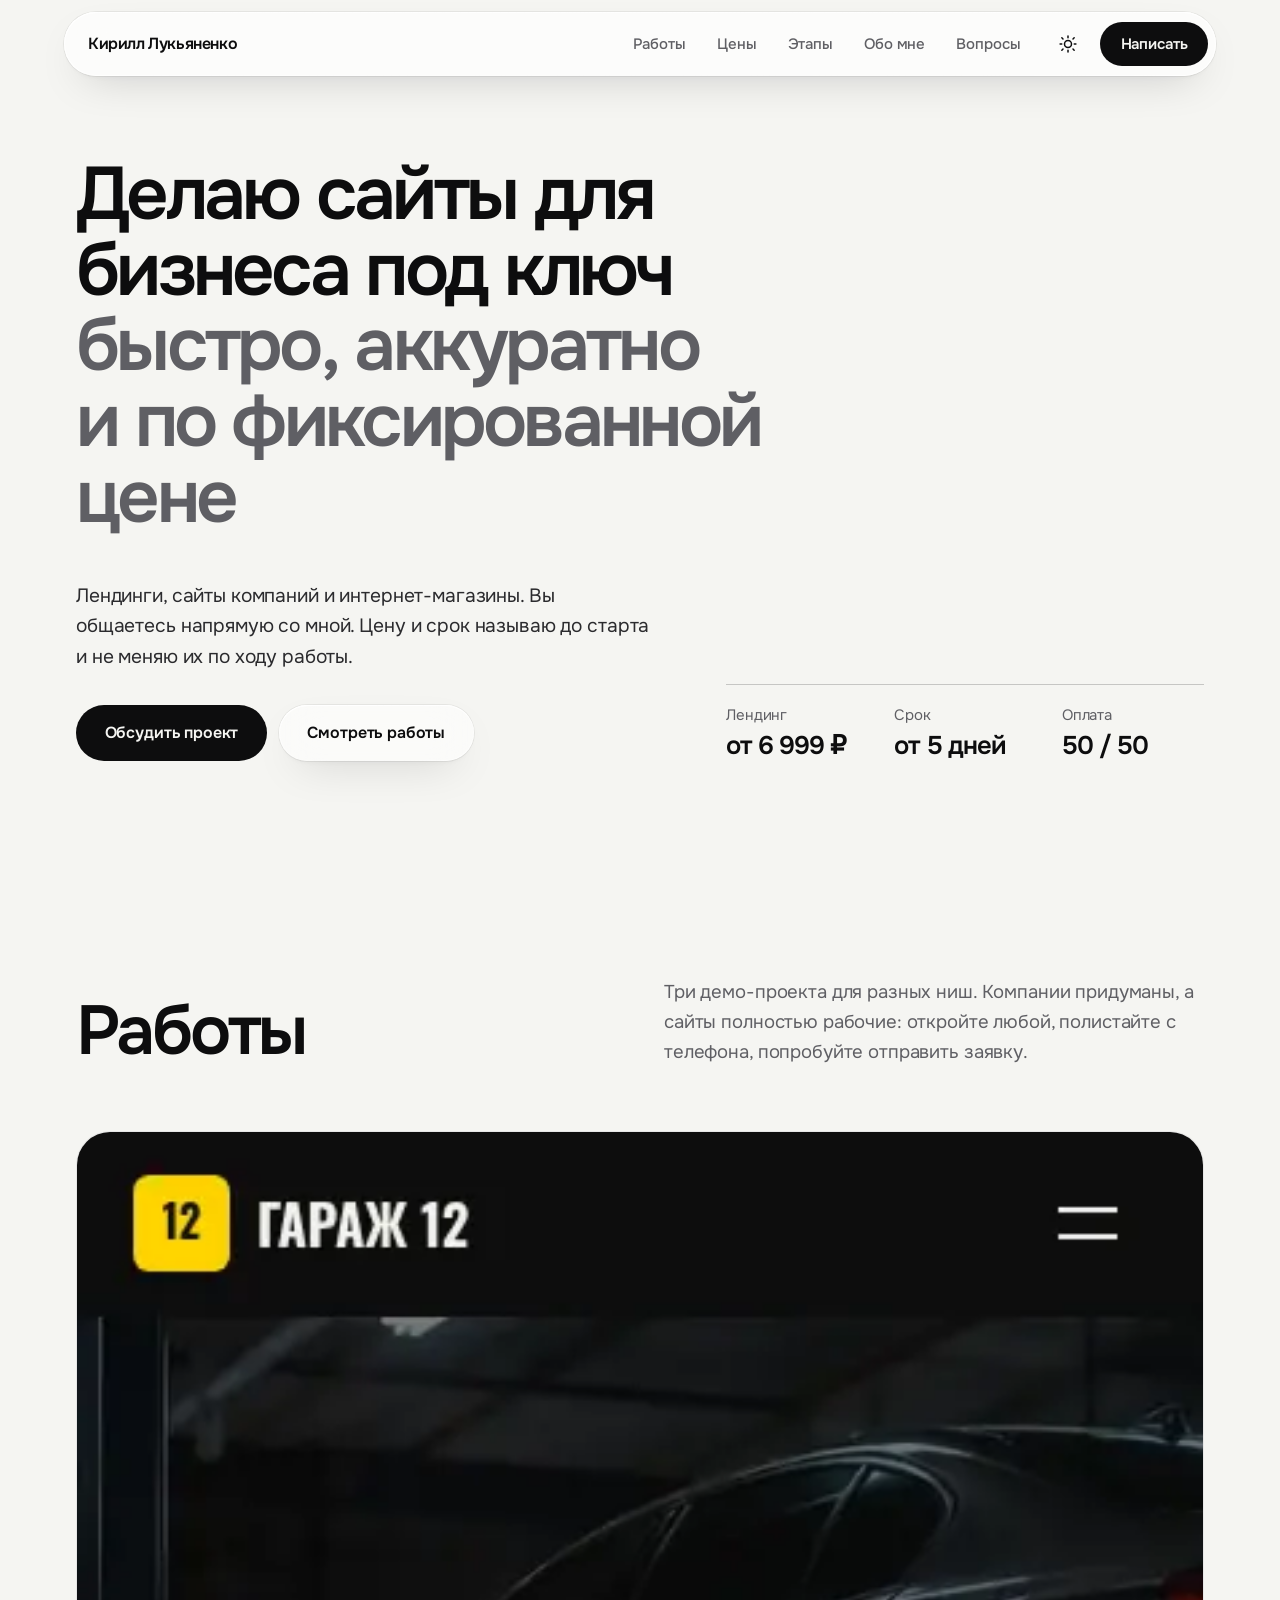
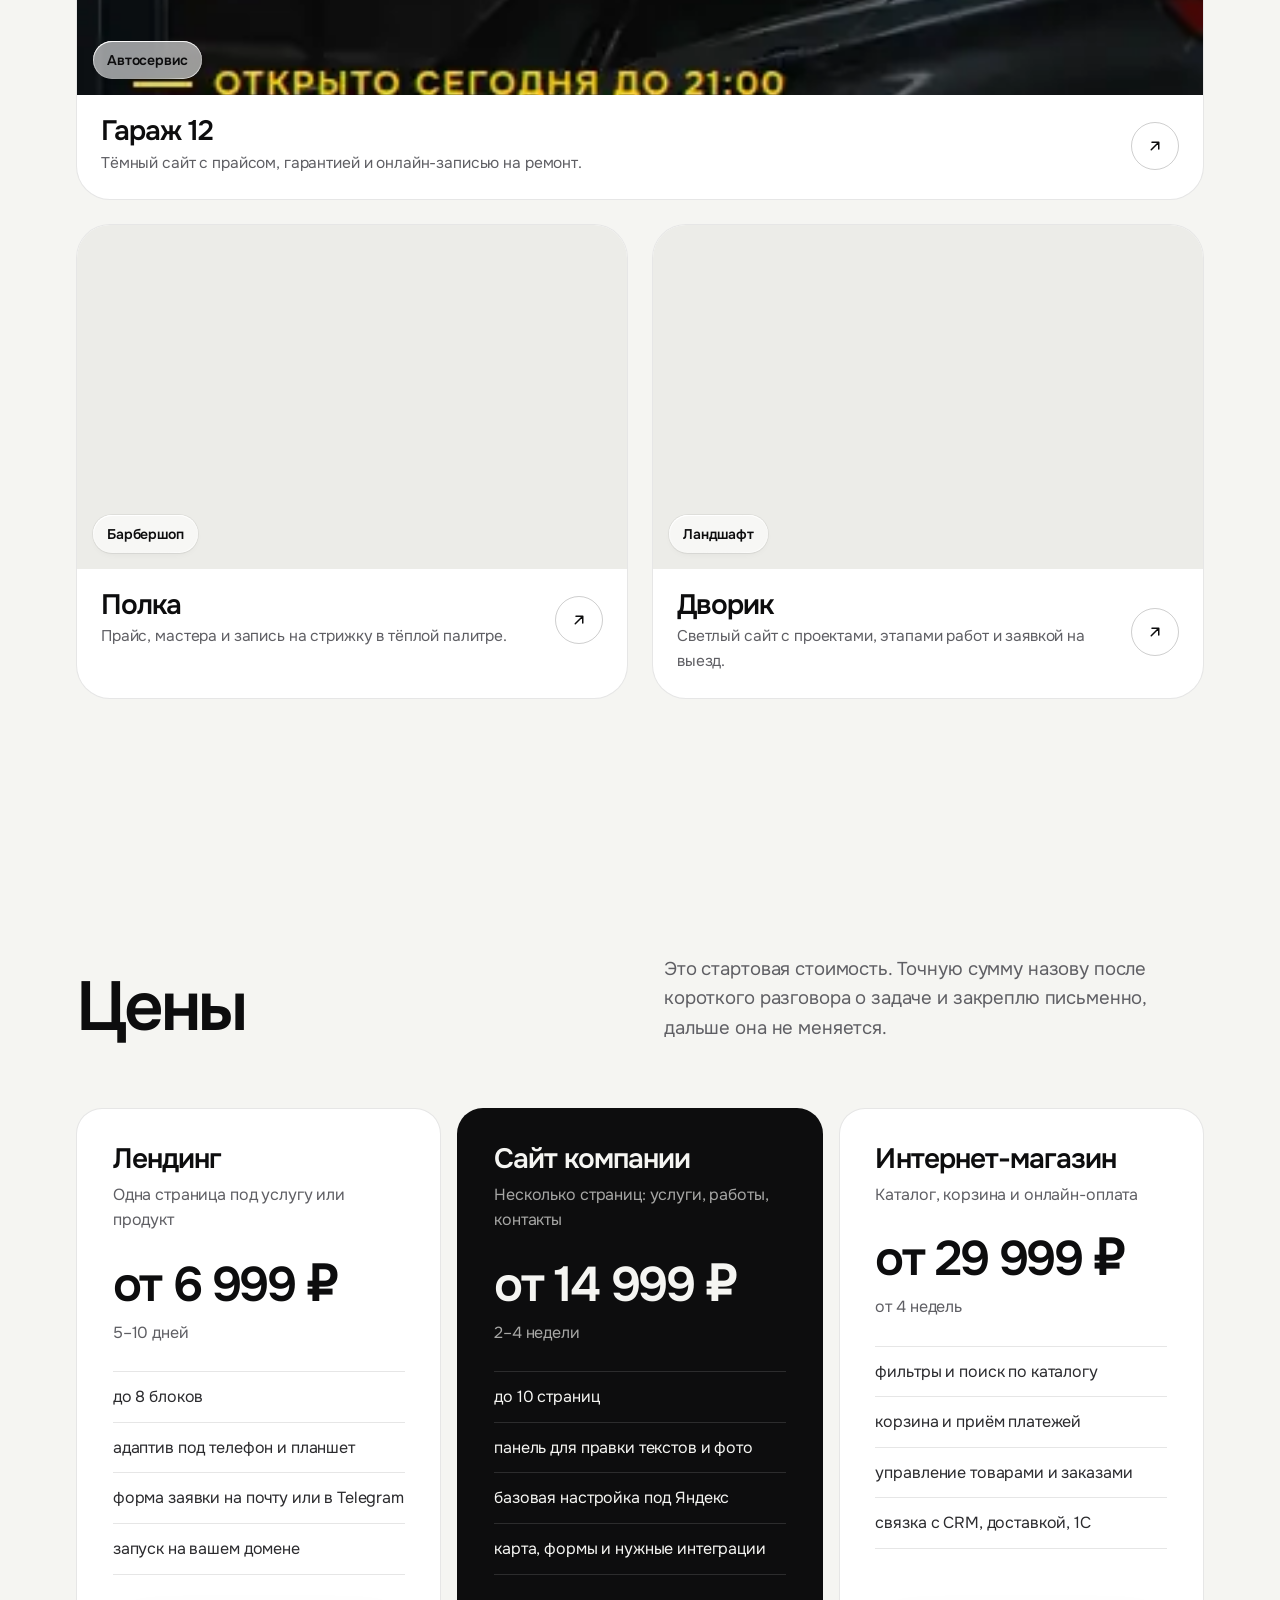
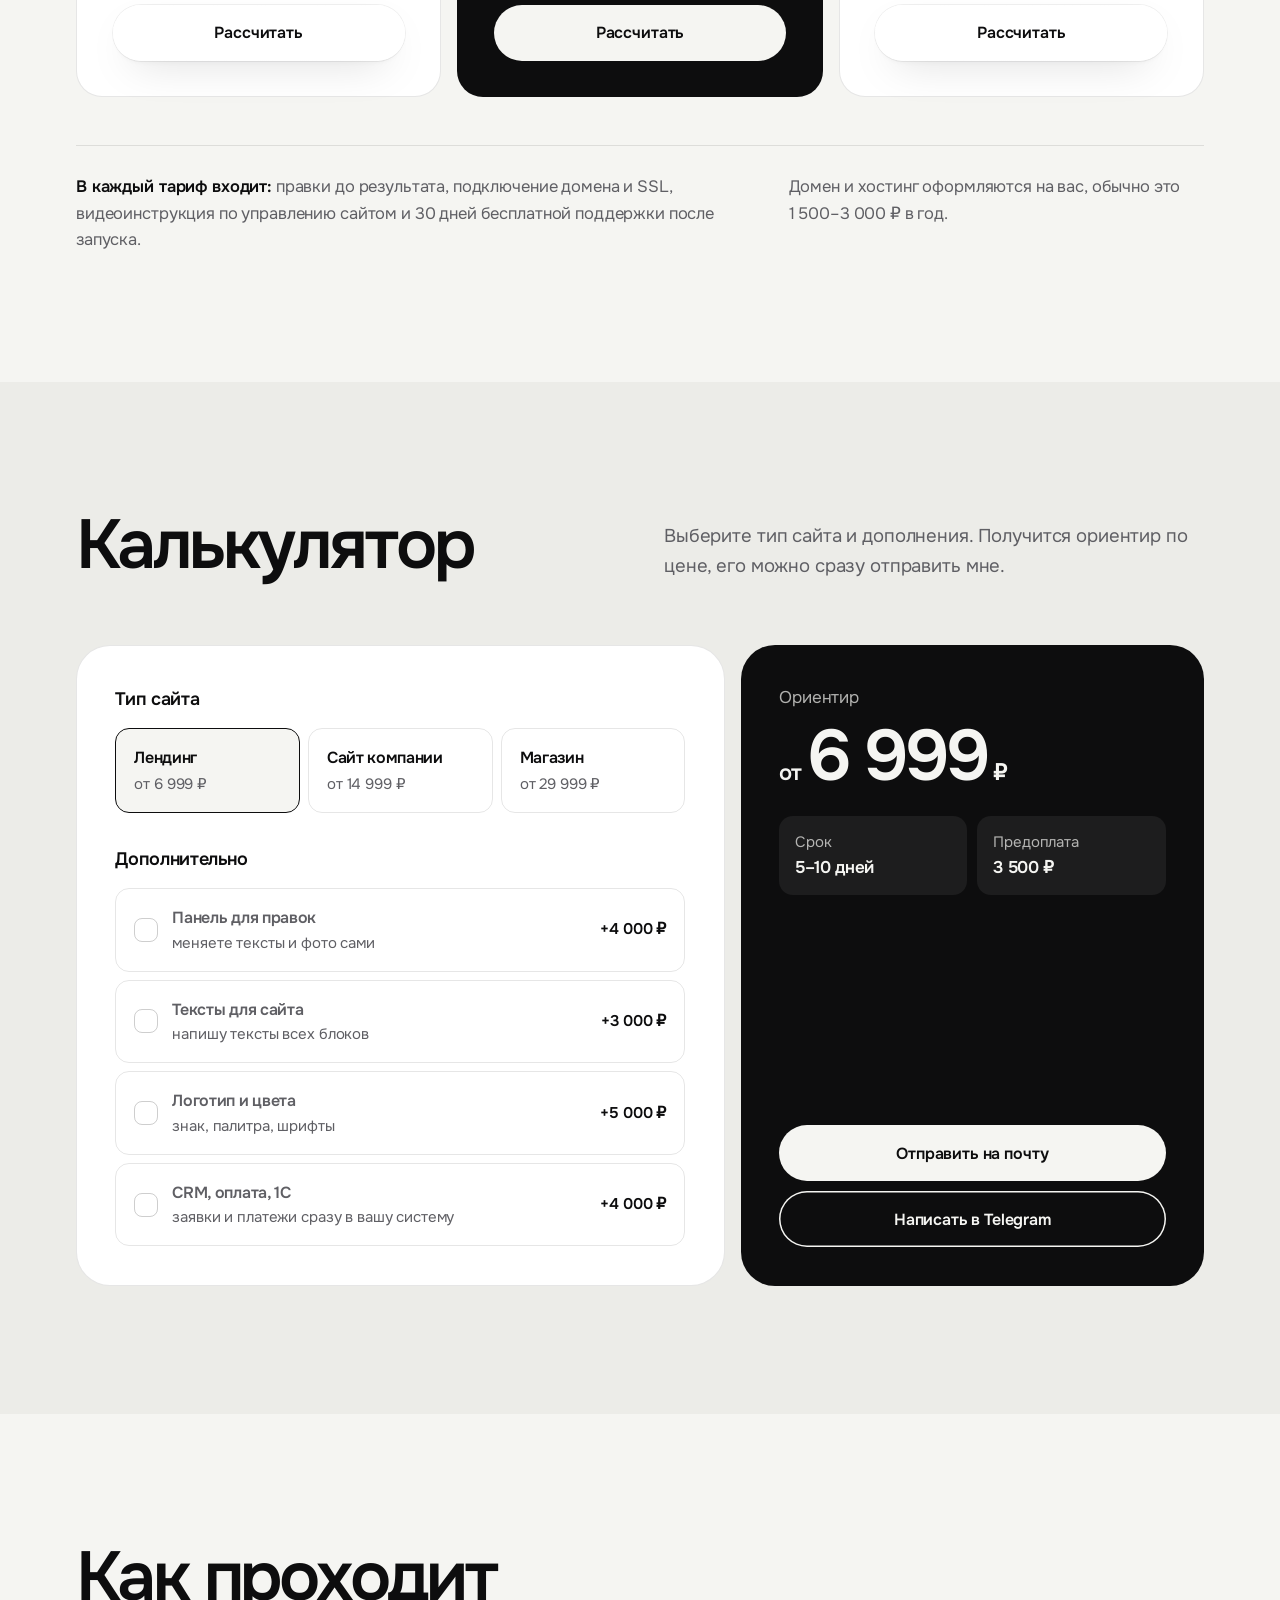
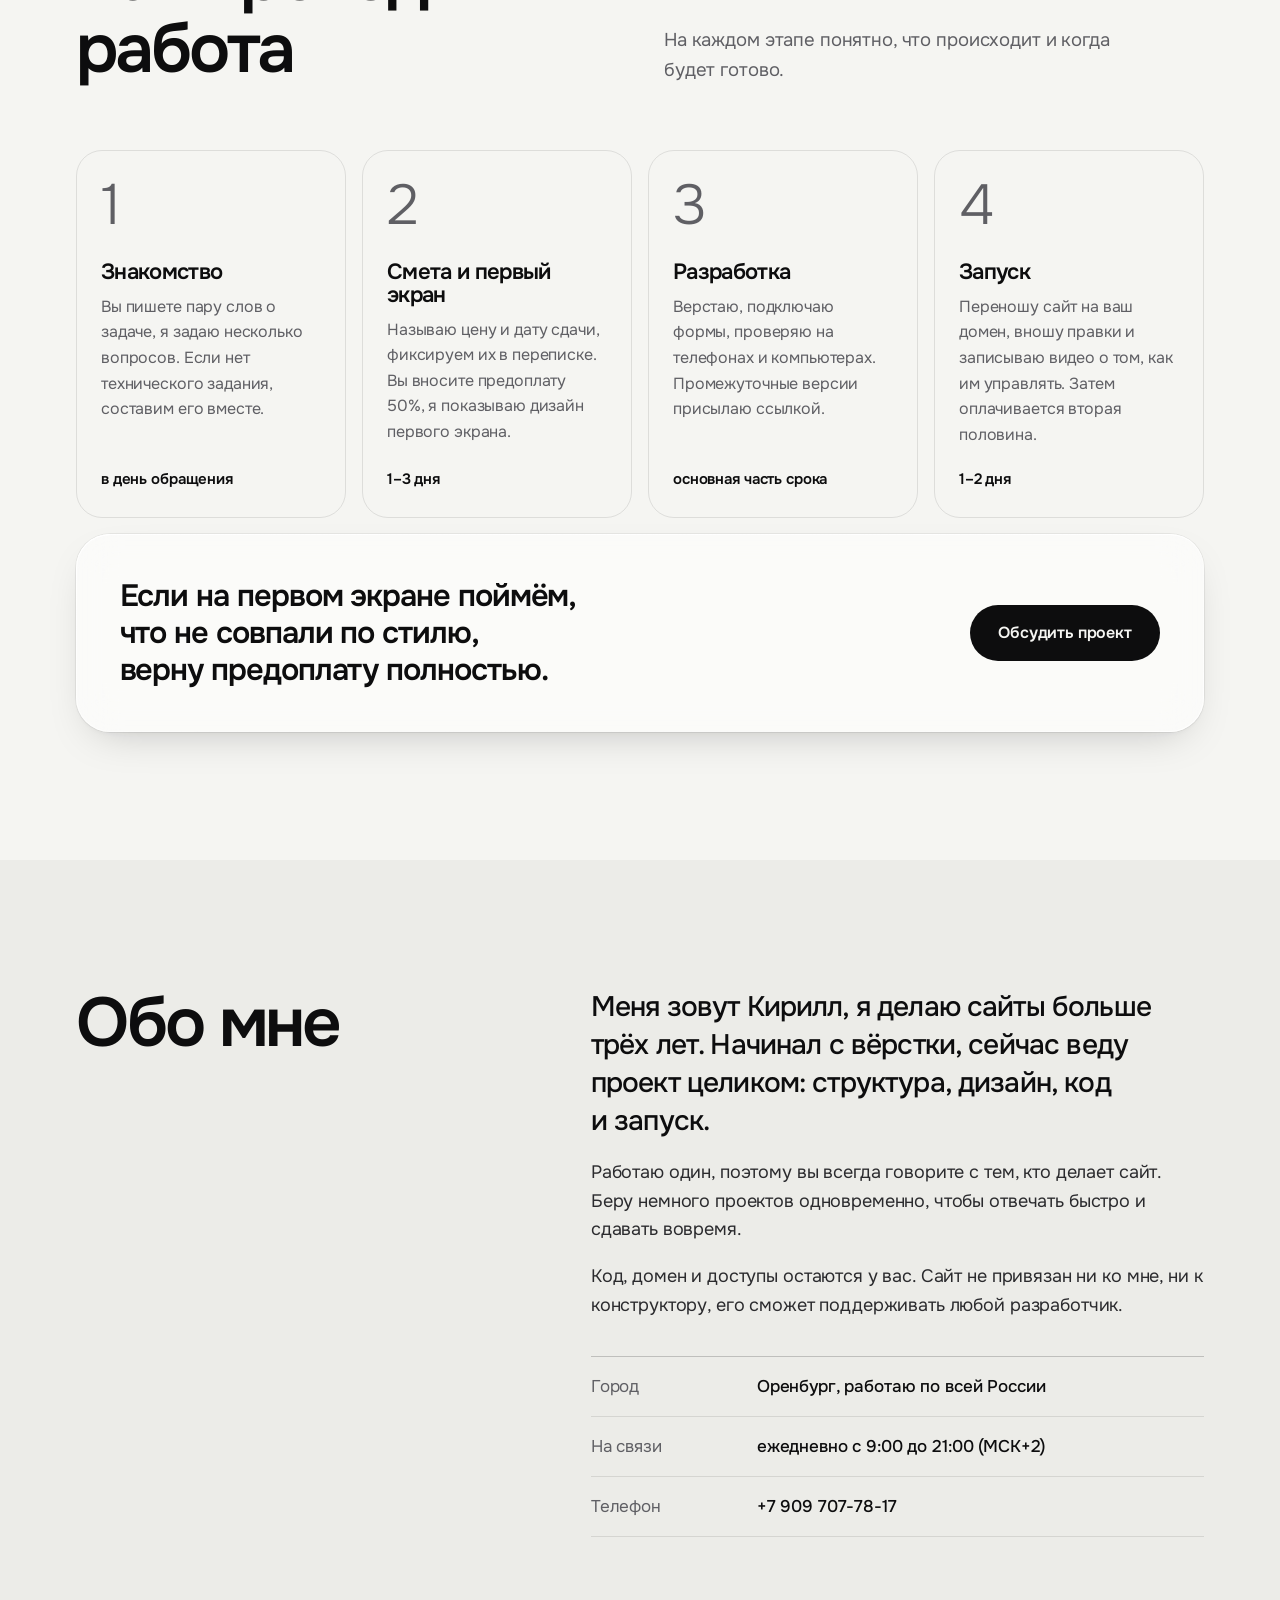
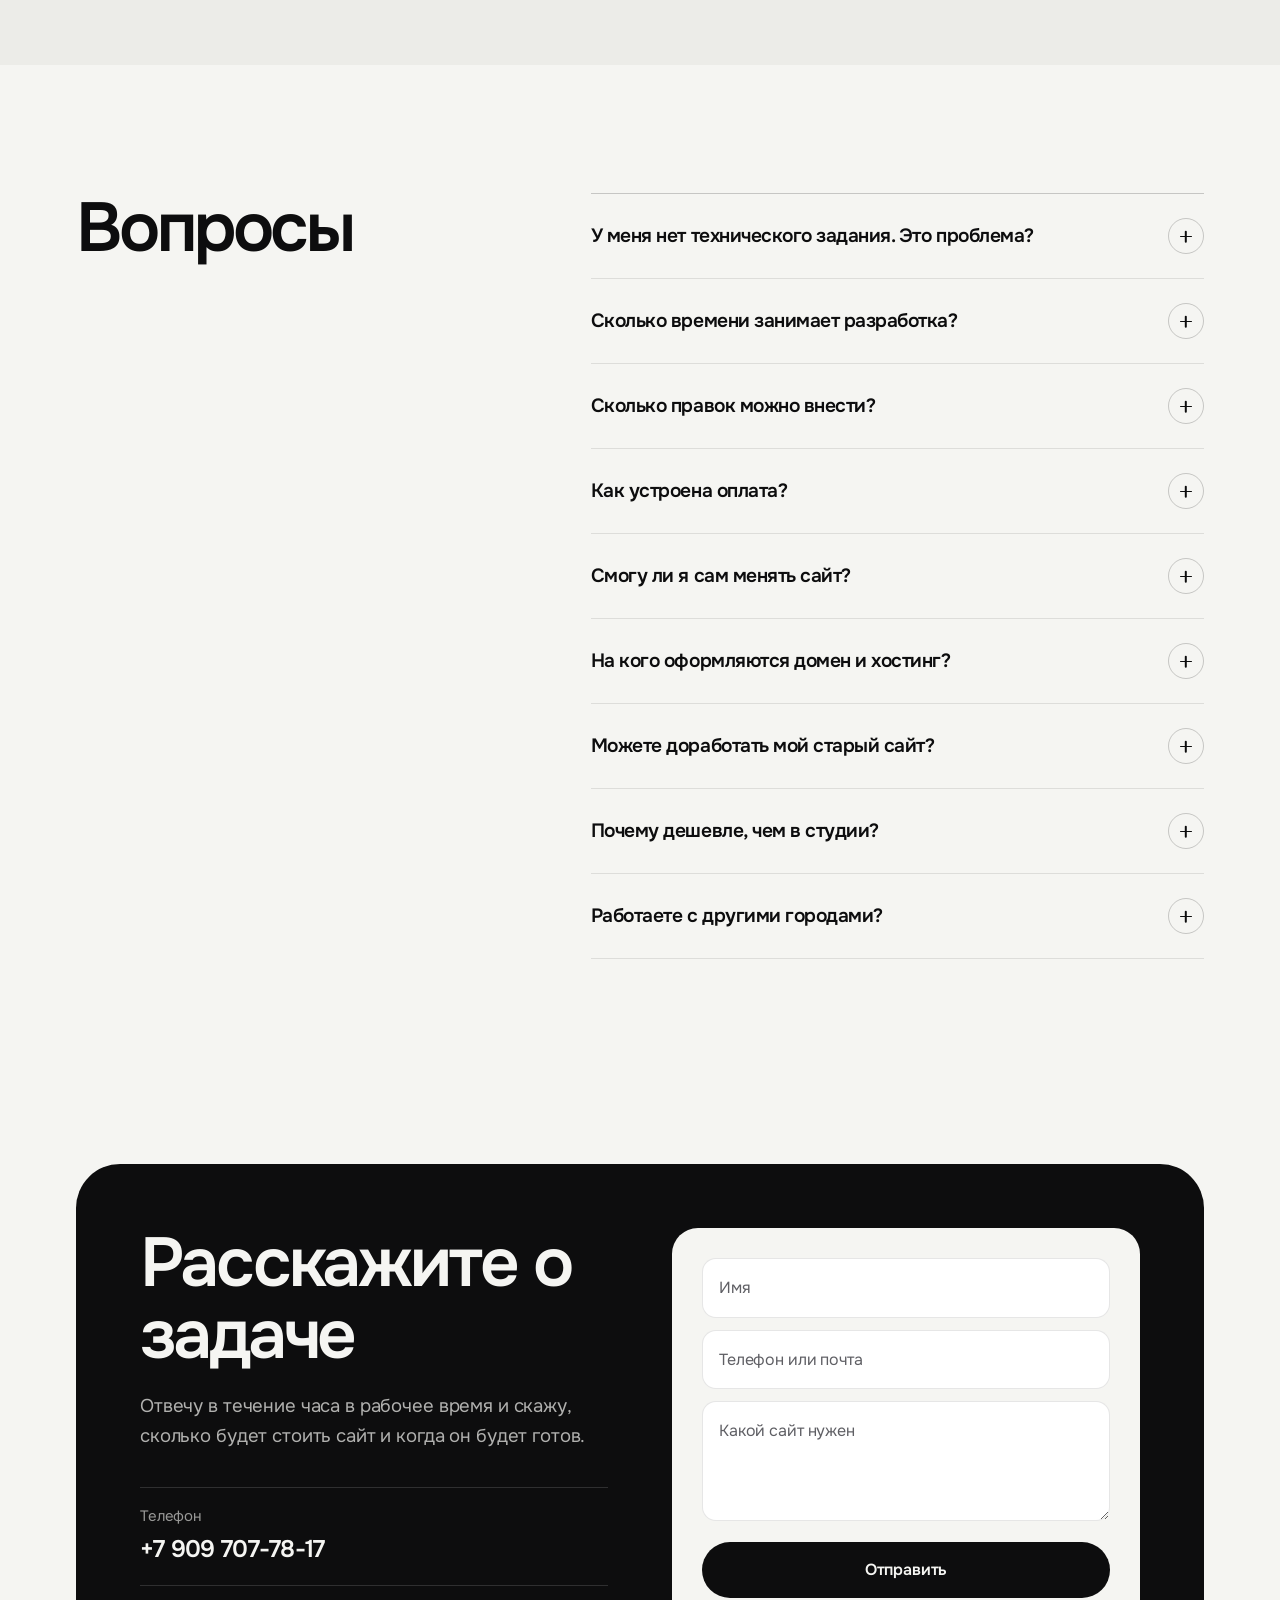
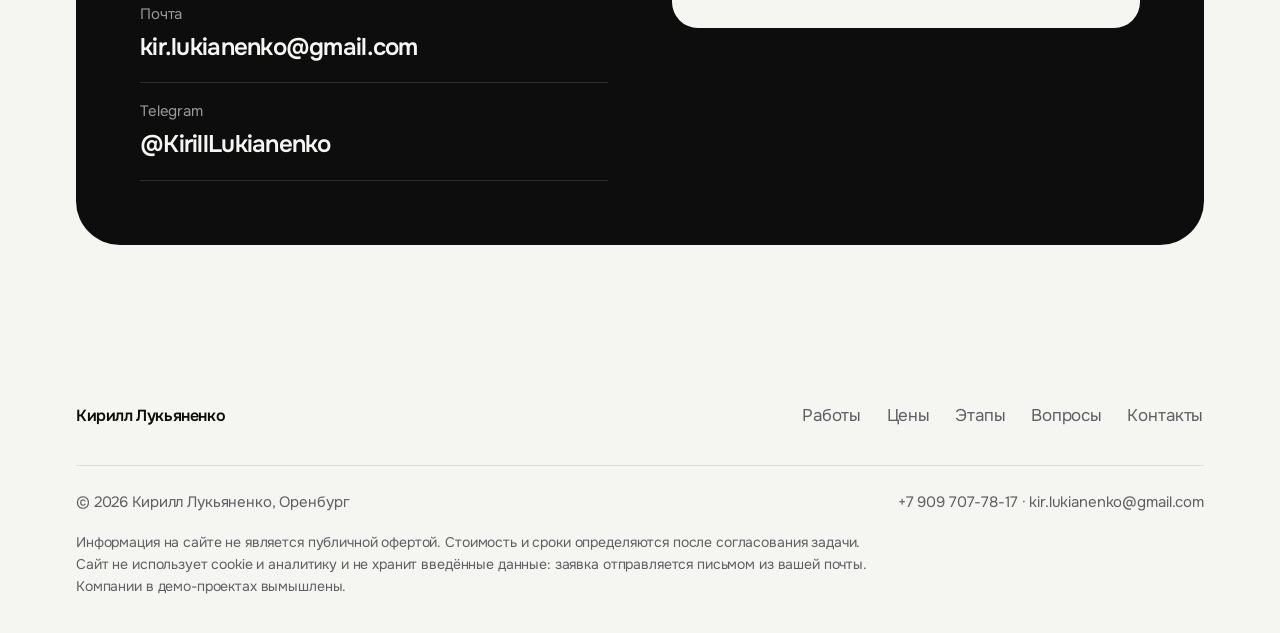
<file: index.html>
<!doctype html>
<html lang="ru">
<head>
<meta charset="utf-8">
<meta name="viewport" content="width=device-width, initial-scale=1, viewport-fit=cover">
<title>Разработка сайтов под ключ от 6 999 ₽ — Кирилл Лукьяненко, Оренбург</title>
<meta name="description" content="Лендинги, корпоративные сайты и интернет-магазины под ключ. Цена и срок фиксируются до старта, правки бесплатно, оплата 50/50. Оренбург, удалённо по всей России.">
<meta name="author" content="Кирилл Лукьяненко">
<meta name="robots" content="index, follow">
<meta name="format-detection" content="telephone=no">
<meta name="color-scheme" content="light dark">
<meta name="theme-color" content="#f5f5f2" id="metaTheme">
<meta property="og:type" content="website">
<meta property="og:locale" content="ru_RU">
<meta property="og:title" content="Сайты под ключ от 6 999 ₽ — Кирилл Лукьяненко">
<meta property="og:description" content="Цена и срок фиксируются до старта, правки бесплатно, оплата 50/50. Оренбург и вся Россия.">
<meta property="og:url" content="https://k1rluk.github.io/Portfolio/">
<meta property="og:image" content="https://k1rluk.github.io/Portfolio/img/og.jpg">
<meta property="og:image:width" content="1200">
<meta property="og:image:height" content="630">
<link rel="canonical" href="https://k1rluk.github.io/Portfolio/">
<meta name="twitter:card" content="summary_large_image">
<link rel="icon" href="favicon.svg" type="image/svg+xml">
<link rel="apple-touch-icon" href="img/icon-180.png">
<link rel="preload" href="fonts/onest-cyr.woff2" as="font" type="font/woff2" crossorigin>
<script>
/* Тема до отрисовки: системная → светлая */
(function(){var d=document.documentElement,t=null;d.classList.add('js');
if(t!=='dark'&&t!=='light'){t=(window.matchMedia&&matchMedia('(prefers-color-scheme: dark)').matches)?'dark':'light'}
if(t==='dark')d.classList.add('dark');
var m=document.getElementById('metaTheme');if(m)m.setAttribute('content',t==='dark'?'#0a0a0b':'#f5f5f2');})();
</script>
<link rel="stylesheet" href="css/style.css">
<script type="application/ld+json">
{"@context":"https://schema.org","@type":"ProfessionalService","name":"Кирилл Лукьяненко — разработка сайтов","description":"Лендинги, корпоративные сайты и интернет-магазины под ключ","telephone":"+79097077817","email":"kir.lukianenko@gmail.com","priceRange":"от 6 999 ₽","areaServed":{"@type":"Country","name":"Россия"},"address":{"@type":"PostalAddress","addressLocality":"Оренбург","addressCountry":"RU"},"openingHours":"Mo-Su 09:00-21:00","sameAs":["https://t.me/KirillLukianenko"],
"makesOffer":[{"@type":"Offer","name":"Лендинг","price":"6999","priceCurrency":"RUB"},{"@type":"Offer","name":"Корпоративный сайт","price":"14999","priceCurrency":"RUB"},{"@type":"Offer","name":"Интернет-магазин","price":"29999","priceCurrency":"RUB"}]}
</script>
</head>
<body>
<a class="skip" href="#main">Перейти к содержанию</a>


<svg width="0" height="0" style="position:absolute" aria-hidden="true">
  <symbol id="i-arrow" viewBox="0 0 24 24" fill="none" stroke="currentColor" stroke-width="2" stroke-linecap="round" stroke-linejoin="round"><path d="M5 12h14M13 6l6 6-6 6"/></symbol>
  <symbol id="i-out" viewBox="0 0 24 24" fill="none" stroke="currentColor" stroke-width="2" stroke-linecap="round" stroke-linejoin="round"><path d="M7 17L17 7M8 7h9v9"/></symbol>
  <symbol id="i-sun" viewBox="0 0 24 24" fill="none" stroke="currentColor" stroke-width="1.8" stroke-linecap="round"><circle cx="12" cy="12" r="4.2"/><path d="M12 2.5v2M12 19.5v2M4.6 4.6l1.4 1.4M18 18l1.4 1.4M2.5 12h2M19.5 12h2M4.6 19.4L6 18M18 6l1.4-1.4"/></symbol>
  <symbol id="i-moon" viewBox="0 0 24 24" fill="none" stroke="currentColor" stroke-width="1.8" stroke-linecap="round" stroke-linejoin="round"><path d="M20.5 14.5A8.5 8.5 0 0 1 9.5 3.5a8.5 8.5 0 1 0 11 11z"/></symbol>
</svg>

<header class="head" id="head">
  <div class="head-in glass" data-glass>
    <a class="brand" href="#top" aria-label="Кирилл Лукьяненко, наверх">Кирилл Лукьяненко</a>
    <nav class="nav" id="nav" aria-label="Основная навигация">
      <span class="nav-pill" aria-hidden="true"></span>
      <a href="#works">Работы</a>
      <a href="#prices">Цены</a>
      <a href="#process">Этапы</a>
      <a href="#about">Обо мне</a>
      <a href="#faq">Вопросы</a>
    </nav>
    <button class="ibtn" id="themeBtn" type="button" aria-label="Сменить тему">
      <span class="theme-ic" aria-hidden="true"><svg class="sun"><use href="#i-sun"/></svg><svg class="moon"><use href="#i-moon"/></svg></span>
    </button>
    <a class="btn btn-main btn-sm head-cta" href="#contact">Написать</a>
    <button class="ibtn burger" id="burger" type="button" aria-label="Открыть меню" aria-expanded="false" aria-controls="mmenu"><span class="burger-ic" aria-hidden="true"><i></i><i></i></span></button>
  </div>
</header>

<div class="mmenu" id="mmenu" aria-hidden="true">
  <nav aria-label="Меню">
    <a href="#works">Работы</a>
    <a href="#prices">Цены</a>
    <a href="#calc">Калькулятор</a>
    <a href="#process">Этапы</a>
    <a href="#about">Обо мне</a>
    <a href="#faq">Вопросы</a>
    <a href="#contact">Контакты</a>
  </nav>
  <div class="mmenu-foot">
    <a class="btn btn-main btn-block" href="#contact">Обсудить проект</a>
    <a class="btn btn-glass glass btn-block" href="tel:+79097077817">+7 909 707-78-17</a>
  </div>
</div>

<main id="main">

<section class="hero" id="top">
  <div class="wrap">
    <h1 class="h1" data-words>Делаю сайты для бизнеса под ключ <span class="dim">быстро, аккуратно и&nbsp;по&nbsp;фиксированной цене</span></h1>
    <div class="hero-row">
      <div class="hero-l">
        <p class="hero-sub rv d2">Лендинги, сайты компаний и <span class="nw">интернет-магазины</span>. Вы общаетесь напрямую со мной. Цену и срок называю до старта и не меняю их по ходу работы.</p>
        <div class="hero-cta rv d3">
          <a class="btn btn-main" href="#contact" data-magnet>Обсудить проект</a>
          <a class="btn btn-glass glass" href="#works" data-glass>Смотреть работы</a>
        </div>
      </div>
      <dl class="facts rv d3">
        <div><dt>Лендинг</dt><dd>от 6&nbsp;999&nbsp;₽</dd></div>
        <div><dt>Срок</dt><dd>от 5 дней</dd></div>
        <div><dt>Оплата</dt><dd>50&nbsp;/&nbsp;50</dd></div>
      </dl>
    </div>
  </div>
</section>

<section class="sec" id="works">
  <div class="wrap">
    <div class="sec-head">
      <h2 class="h2" data-words>Работы</h2>
      <p class="lead rv d1">Три демо-проекта для разных ниш. Компании придуманы, а сайты полностью рабочие: откройте любой, полистайте с телефона, попробуйте отправить заявку.</p>
    </div>

    <div class="cases">
      <a class="case case-big rv" href="works/garazh12.html" target="_blank" rel="noopener">
        <div class="shot" data-pan>
          <picture><source media="(max-width:620px)" srcset="img/garazh12-m.webp" width="420" height="4724"><img src="img/garazh12-d.webp" alt="Сайт автосервиса «Гараж 12»" width="960" height="3122" loading="lazy" decoding="async"></picture>
          <span class="tag glass">Автосервис</span>
        </div>
        <div class="case-info">
          <div><h3>Гараж 12</h3><p>Тёмный сайт с прайсом, гарантией и онлайн-записью на ремонт.</p></div>
          <span class="case-go" aria-hidden="true"><svg><use href="#i-out"/></svg></span>
        </div>
      </a>
      <a class="case rv d1" href="works/polka.html" target="_blank" rel="noopener">
        <div class="shot" data-pan>
          <picture><source media="(max-width:620px)" srcset="img/polka-m.webp" width="420" height="4845"><img src="img/polka-d.webp" alt="Сайт барбершопа «Полка»" width="960" height="3144" loading="lazy" decoding="async"></picture>
          <span class="tag glass">Барбершоп</span>
        </div>
        <div class="case-info">
          <div><h3>Полка</h3><p>Прайс, мастера и запись на стрижку в тёплой палитре.</p></div>
          <span class="case-go" aria-hidden="true"><svg><use href="#i-out"/></svg></span>
        </div>
      </a>
      <a class="case rv d2" href="works/dvorik.html" target="_blank" rel="noopener">
        <div class="shot" data-pan>
          <picture><source media="(max-width:620px)" srcset="img/dvorik-m.webp" width="420" height="4559"><img src="img/dvorik-d.webp" alt="Сайт ландшафтного бюро «Дворик»" width="960" height="3089" loading="lazy" decoding="async"></picture>
          <span class="tag glass">Ландшафт</span>
        </div>
        <div class="case-info">
          <div><h3>Дворик</h3><p>Светлый сайт с проектами, этапами работ и заявкой на выезд.</p></div>
          <span class="case-go" aria-hidden="true"><svg><use href="#i-out"/></svg></span>
        </div>
      </a>
    </div>
  </div>
</section>

<section class="sec" id="prices">
  <div class="wrap">
    <div class="sec-head">
      <h2 class="h2" data-words>Цены</h2>
      <p class="lead rv d1">Это стартовая стоимость. Точную сумму назову после короткого разговора о задаче и закреплю письменно, дальше она не меняется.</p>
    </div>

    <div class="plans">
      <article class="plan rv">
        <h3>Лендинг</h3>
        <p class="plan-d">Одна страница под услугу или продукт</p>
        <p class="price">от 6&nbsp;999&nbsp;₽</p>
        <p class="term">5–10 дней</p>
        <ul class="feat">
          <li>до 8 блоков</li>
          <li>адаптив под телефон и планшет</li>
          <li>форма заявки на почту или в Telegram</li>
          <li>запуск на вашем домене</li>
        </ul>
        <a class="btn btn-glass glass btn-block" data-glass href="#calc" data-type="landing">Рассчитать</a>
      </article>
      <article class="plan plan-dark rv d1">
        <h3>Сайт компании</h3>
        <p class="plan-d">Несколько страниц: услуги, работы, контакты</p>
        <p class="price">от 14&nbsp;999&nbsp;₽</p>
        <p class="term">2–4 недели</p>
        <ul class="feat">
          <li>до 10 страниц</li>
          <li>панель для правки текстов и фото</li>
          <li>базовая настройка под Яндекс</li>
          <li>карта, формы и нужные интеграции</li>
        </ul>
        <a class="btn btn-main btn-block" href="#calc" data-type="corp">Рассчитать</a>
      </article>
      <article class="plan rv d2">
        <h3>Интернет-магазин</h3>
        <p class="plan-d">Каталог, корзина и онлайн-оплата</p>
        <p class="price">от 29&nbsp;999&nbsp;₽</p>
        <p class="term">от 4 недель</p>
        <ul class="feat">
          <li>фильтры и поиск по каталогу</li>
          <li>корзина и приём платежей</li>
          <li>управление товарами и заказами</li>
          <li>связка с CRM, доставкой, 1С</li>
        </ul>
        <a class="btn btn-glass glass btn-block" data-glass href="#calc" data-type="shop">Рассчитать</a>
      </article>
    </div>

    <div class="incl rv">
      <p><b>В каждый тариф входит:</b> правки до результата, подключение домена и SSL, видеоинструкция по управлению сайтом и 30 дней бесплатной поддержки после запуска.</p>
      <p>Домен и хостинг оформляются на вас, обычно это 1&nbsp;500–3&nbsp;000&nbsp;₽ в&nbsp;год.</p>
    </div>
  </div>
</section>

<section class="sec sec-alt" id="calc">
  <div class="wrap">
    <div class="sec-head">
      <h2 class="h2" data-words>Калькулятор</h2>
      <p class="lead rv d1">Выберите тип сайта и дополнения. Получится ориентир по цене, его можно сразу отправить мне.</p>
    </div>

    <div class="calc">
      <form class="calc-l rv" id="calcForm" onsubmit="return false">
        <fieldset>
          <legend>Тип сайта</legend>
          <div class="types">
            <label class="opt"><input type="radio" name="type" value="landing" checked><span class="o-box"><b>Лендинг</b><span>от 6 999 ₽</span></span></label>
            <label class="opt"><input type="radio" name="type" value="corp"><span class="o-box"><b>Сайт компании</b><span>от 14 999 ₽</span></span></label>
            <label class="opt"><input type="radio" name="type" value="shop"><span class="o-box"><b>Магазин</b><span>от 29 999 ₽</span></span></label>
          </div>
        </fieldset>
        <fieldset>
          <legend>Дополнительно</legend>
          <div class="adds">
            <label class="opt add"><input type="checkbox" name="add" value="admin" data-price="4000" data-name="Панель для правок"><span class="o-box"><span class="chk" aria-hidden="true"></span><span class="add-t"><b>Панель для правок</b><span data-admin-note>меняете тексты и фото сами</span></span><em>+4 000 ₽</em></span></label>
            <label class="opt add"><input type="checkbox" name="add" value="copy" data-price="3000" data-name="Тексты для сайта"><span class="o-box"><span class="chk" aria-hidden="true"></span><span class="add-t"><b>Тексты для сайта</b><span>напишу тексты всех блоков</span></span><em>+3 000 ₽</em></span></label>
            <label class="opt add"><input type="checkbox" name="add" value="logo" data-price="5000" data-name="Логотип и фирменные цвета"><span class="o-box"><span class="chk" aria-hidden="true"></span><span class="add-t"><b>Логотип и цвета</b><span>знак, палитра, шрифты</span></span><em>+5 000 ₽</em></span></label>
            <label class="opt add"><input type="checkbox" name="add" value="int" data-price="4000" data-name="CRM, оплата, 1С"><span class="o-box"><span class="chk" aria-hidden="true"></span><span class="add-t"><b>CRM, оплата, 1С</b><span>заявки и платежи сразу в вашу систему</span></span><em>+4 000 ₽</em></span></label>
          </div>
        </fieldset>
      </form>

      <div class="calc-r rv d1" aria-live="polite">
        <p class="lbl">Ориентир</p>
        <p class="sum">от <b id="calcSum">6 999</b> ₽</p>
        <div class="calc-meta">
          <div><span>Срок</span><b id="calcTerm">5–10 дней</b></div>
          <div><span>Предоплата</span><b id="calcPre">3 500 ₽</b></div>
        </div>
        <div class="calc-act">
          <a class="btn btn-inv btn-block" id="calcMail" href="mailto:kir.lukianenko@gmail.com">Отправить на почту</a>
          <div class="rel">
            <span class="copied" id="copied" role="status">Расчёт скопирован, вставьте его в чат</span>
            <button class="btn btn-line btn-block" type="button" id="calcCopy">Написать в Telegram</button>
          </div>
        </div>
      </div>
    </div>
  </div>
</section>

<section class="sec" id="process">
  <div class="wrap">
    <div class="sec-head">
      <h2 class="h2" data-words>Как проходит работа</h2>
      <p class="lead rv d1">На каждом этапе понятно, что происходит и когда будет готово.</p>
    </div>
    <ol class="steps">
      <li class="step rv"><span class="step-n">1</span><h3>Знакомство</h3><p>Вы пишете пару слов о задаче, я задаю несколько вопросов. Если нет технического задания, составим его вместе.</p><span class="step-t">в день обращения</span></li>
      <li class="step rv d1"><span class="step-n">2</span><h3>Смета и первый экран</h3><p>Называю цену и дату сдачи, фиксируем их в переписке. Вы вносите предоплату 50%, я показываю дизайн первого экрана.</p><span class="step-t">1–3 дня</span></li>
      <li class="step rv d2"><span class="step-n">3</span><h3>Разработка</h3><p>Верстаю, подключаю формы, проверяю на телефонах и компьютерах. Промежуточные версии присылаю ссылкой.</p><span class="step-t">основная часть срока</span></li>
      <li class="step rv d3"><span class="step-n">4</span><h3>Запуск</h3><p>Переношу сайт на ваш домен, вношу правки и записываю видео о том, как им управлять. Затем оплачивается вторая половина.</p><span class="step-t">1–2 дня</span></li>
    </ol>

    <div class="promise glass rv" data-glass>
      <p class="promise-t">Если на первом экране поймём, что не совпали по стилю, верну предоплату полностью.</p>
      <a class="btn btn-main" href="#contact">Обсудить проект</a>
    </div>
  </div>
</section>

<section class="sec sec-alt" id="about">
  <div class="wrap about">
    <h2 class="h2" data-words>Обо мне</h2>
    <div class="about-txt">
      <p class="big rv">Меня зовут Кирилл, я делаю сайты больше трёх лет. Начинал с вёрстки, сейчас веду проект целиком: структура, дизайн, код и запуск.</p>
      <p class="rv">Работаю один, поэтому вы всегда говорите с тем, кто делает сайт. Беру немного проектов одновременно, чтобы отвечать быстро и сдавать вовремя.</p>
      <p class="rv">Код, домен и доступы остаются у вас. Сайт не привязан ни ко мне, ни к конструктору, его сможет поддерживать любой разработчик.</p>
      <dl class="info rv">
        <div><dt>Город</dt><dd>Оренбург, работаю по всей России</dd></div>
        <div><dt>На связи</dt><dd>ежедневно с 9:00 до 21:00 (МСК+2)</dd></div>
        <div><dt>Телефон</dt><dd><a class="link" href="tel:+79097077817">+7 909 707-78-17</a></dd></div>
      </dl>
    </div>
  </div>
</section>

<section class="sec" id="faq">
  <div class="wrap faq">
    <h2 class="h2" data-words>Вопросы</h2>
    <div class="qa">
      <div class="q rv"><button type="button" aria-expanded="false">У меня нет технического задания. Это проблема?<span class="pm" aria-hidden="true"></span></button><div class="a"><div><p>Нет. Я задам вопросы о ваших клиентах и о том, что должен делать сайт, а потом пришлю структуру страниц на согласование. Она и станет заданием. Отдельно это не оплачивается.</p></div></div></div>
      <div class="q rv"><button type="button" aria-expanded="false">Сколько времени занимает разработка?<span class="pm" aria-hidden="true"></span></button><div class="a"><div><p>Лендинг 5–10 дней, сайт компании 2–4 недели, магазин от 4 недель. Срок зависит от того, как быстро готовы тексты и фото. Точную дату называю до старта.</p></div></div></div>
      <div class="q rv"><button type="button" aria-expanded="false">Сколько правок можно внести?<span class="pm" aria-hidden="true"></span></button><div class="a"><div><p>В рамках согласованной задачи сколько угодно. Отдельно обсуждаем только новое, чего не было в смете: дополнительный раздел, личный кабинет, ещё одну интеграцию.</p></div></div></div>
      <div class="q rv"><button type="button" aria-expanded="false">Как устроена оплата?<span class="pm" aria-hidden="true"></span></button><div class="a"><div><p>Половина перед началом работы, вторая после того, как вы проверите готовый сайт по тестовой ссылке. Если на этапе первого экрана стиль не подошёл, предоплату верну целиком.</p></div></div></div>
      <div class="q rv"><button type="button" aria-expanded="false">Смогу ли я сам менять сайт?<span class="pm" aria-hidden="true"></span></button><div class="a"><div><p>Да. На сайте компании и в магазине есть панель для правки текстов, фото и цен, для лендинга её можно добавить. После запуска запишу видео, где показываю всё по шагам.</p></div></div></div>
      <div class="q rv"><button type="button" aria-expanded="false">На кого оформляются домен и хостинг?<span class="pm" aria-hidden="true"></span></button><div class="a"><div><p>На вас, так сайт полностью принадлежит вам. Помогу выбрать и всё настрою. Обычно это 1 500–3 000 ₽ в год.</p></div></div></div>
      <div class="q rv"><button type="button" aria-expanded="false">Можете доработать мой старый сайт?<span class="pm" aria-hidden="true"></span></button><div class="a"><div><p>Да. Могу перенести его на новый дизайн, ускорить или исправить вёрстку, которая ломается на телефонах. Пришлите ссылку, и я скажу, что можно сделать и сколько это будет стоить.</p></div></div></div>
<div class="q rv"><button type="button" aria-expanded="false">Почему дешевле, чем в студии?<span class="pm" aria-hidden="true"></span></button><div class="a"><div><p>У меня нет офиса, менеджеров и отдела продаж. Вы платите только за работу над сайтом.</p></div></div></div>
      <div class="q rv"><button type="button" aria-expanded="false">Работаете с другими городами?<span class="pm" aria-hidden="true"></span></button><div class="a"><div><p>Да, почти все проекты веду удалённо: созвон, переписка и ссылки на промежуточные версии. Если Telegram работает с перебоями, звоните или пишите на почту.</p></div></div></div>
    </div>
  </div>
</section>

<section class="sec-tight" id="contact">
  <div class="wrap">
    <div class="contact rv">
      <div class="contact-l">
        <h2 class="h2" data-words>Расскажите о задаче</h2>
        <p class="lead">Отвечу в течение часа в рабочее время и скажу, сколько будет стоить сайт и когда он будет готов.</p>
        <div class="ch">
          <a href="tel:+79097077817"><span>Телефон</span><b>+7 909 707-78-17</b></a>
          <a href="mailto:kir.lukianenko@gmail.com?subject=%D0%A1%D0%B0%D0%B9%D1%82"><span>Почта</span><b>kir.lukianenko@gmail.com</b></a>
          <a href="https://t.me/KirillLukianenko" target="_blank" rel="noopener"><span>Telegram</span><b>@KirillLukianenko</b></a>
        </div>
      </div>

      <div class="brief" id="brief">
        <form id="briefForm" novalidate>
          <div class="fld"><input id="bName" name="name" autocomplete="name" placeholder=" " required><label for="bName">Имя</label><span class="err">Напишите, как к вам обращаться</span></div>
          <div class="fld"><input id="bContact" name="contact" autocomplete="tel" placeholder=" " required><label for="bContact">Телефон или почта</label><span class="err">Нужен телефон или почта для ответа</span></div>
          <div class="fld"><textarea id="bTask" name="task" rows="3" placeholder=" "></textarea><label for="bTask">Какой сайт нужен</label></div>
          <button class="btn btn-main btn-block" type="submit">Отправить</button>
        </form>
        <div class="done" role="status"><b>Почти готово</b><p>Должна открыться ваша почта с готовым письмом, останется нажать «Отправить». Если почта не открылась, скопируйте заявку и отправьте любым удобным способом.</p><div class="done-act"><button class="btn btn-main btn-block" type="button" id="briefCopy">Скопировать заявку</button><a class="btn btn-line btn-block" href="tel:+79097077817">Позвонить</a><button class="btn-txt" type="button" id="briefBack">Изменить заявку</button></div></div>
      </div>
    </div>
  </div>
</section>
</main>

<footer class="foot">
  <div class="wrap">
    <div class="foot-row">
      <a class="brand" href="#top">Кирилл Лукьяненко</a>
      <nav aria-label="Навигация в подвале"><a href="#works">Работы</a><a href="#prices">Цены</a><a href="#process">Этапы</a><a href="#faq">Вопросы</a><a href="#contact">Контакты</a></nav>
    </div>
    <div class="foot-row foot-sub">
      <span>© <span id="year">2026</span> Кирилл Лукьяненко, Оренбург</span>
      <span><a href="tel:+79097077817">+7 909 707-78-17</a> · <a href="mailto:kir.lukianenko@gmail.com">kir.lukianenko@gmail.com</a></span>
    </div>
    <p class="legal">Информация на сайте не является публичной офертой. Стоимость и сроки определяются после согласования задачи. Сайт не использует cookie и аналитику и не хранит введённые данные: заявка отправляется письмом из вашей почты. Компании в демо-проектах вымышлены.</p>
  </div>
</footer>

<nav class="dock glass" id="dock" data-glass aria-label="Быстрая связь">
  <a class="d-call" href="tel:+79097077817">Позвонить</a>
  <a class="d-main" href="#contact">Написать</a>
</nav>

<script src="js/main.js" defer></script>
</body>
</html>
</file>
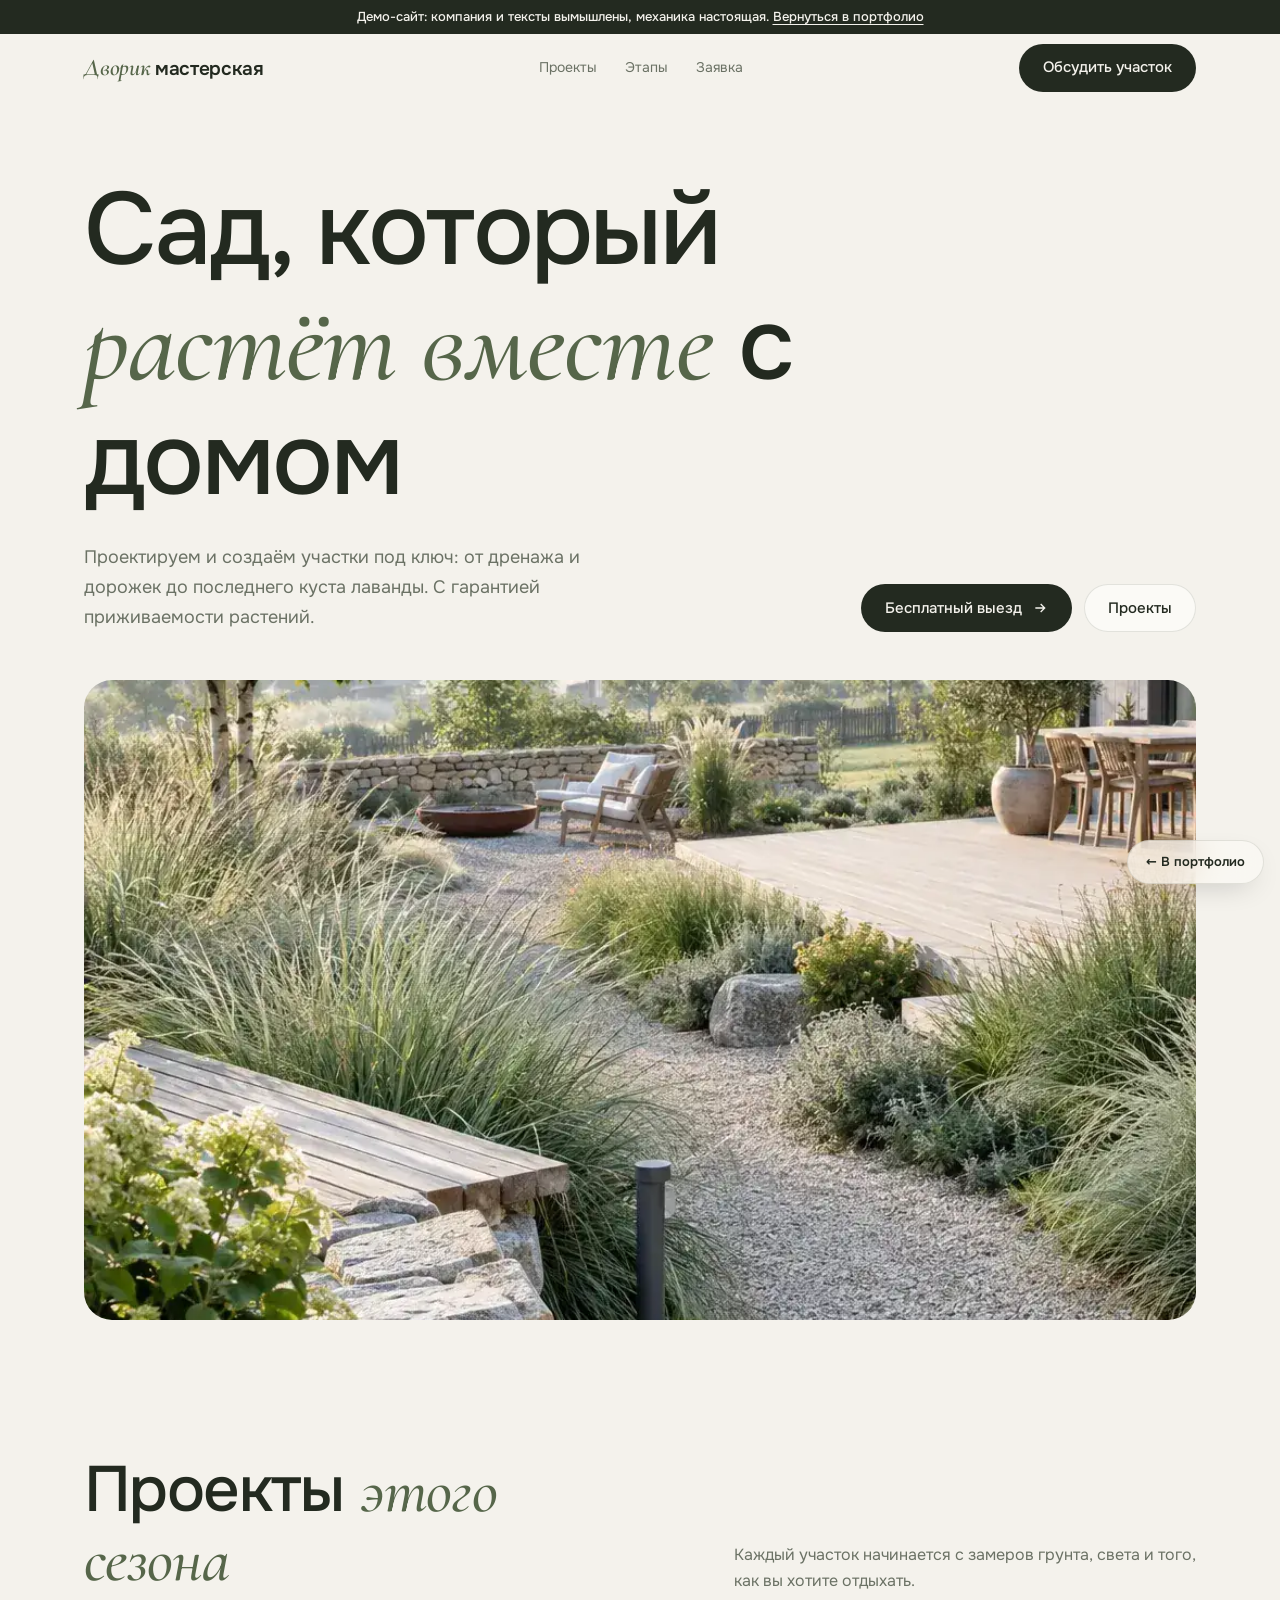
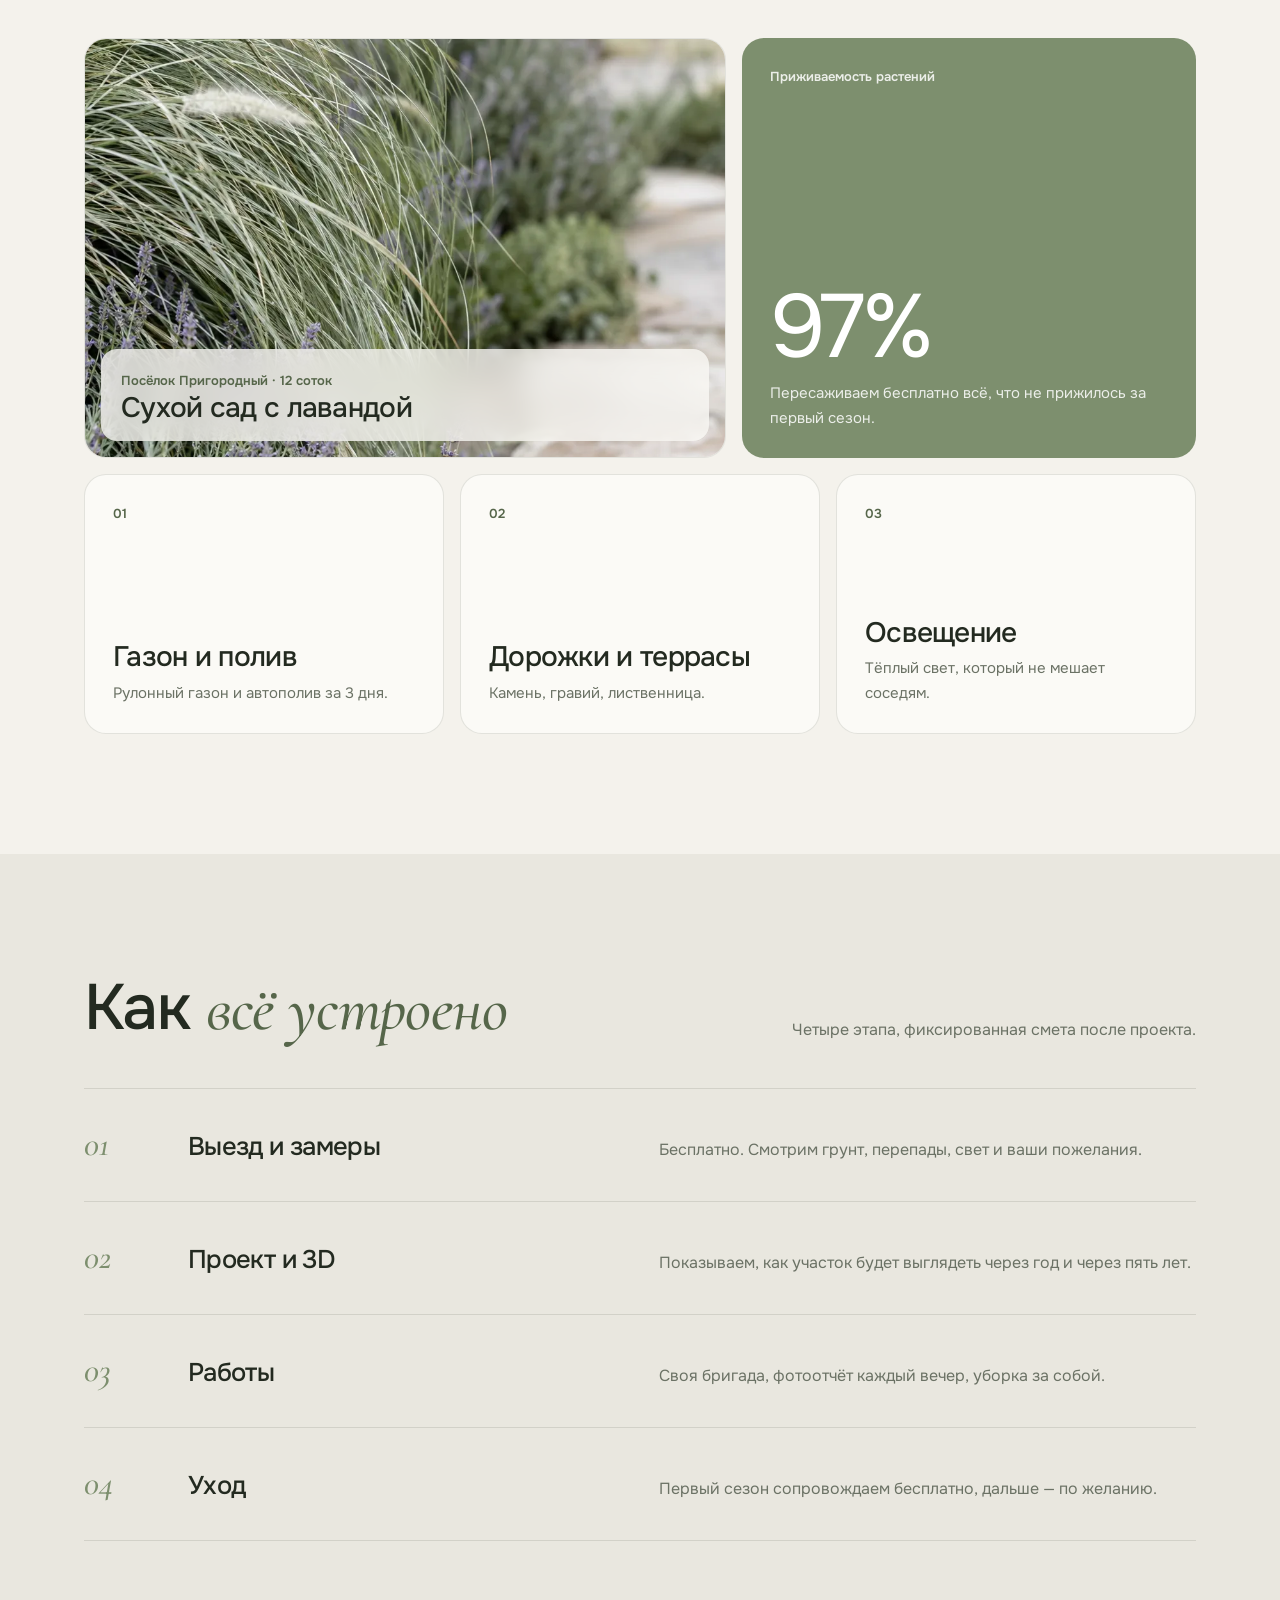
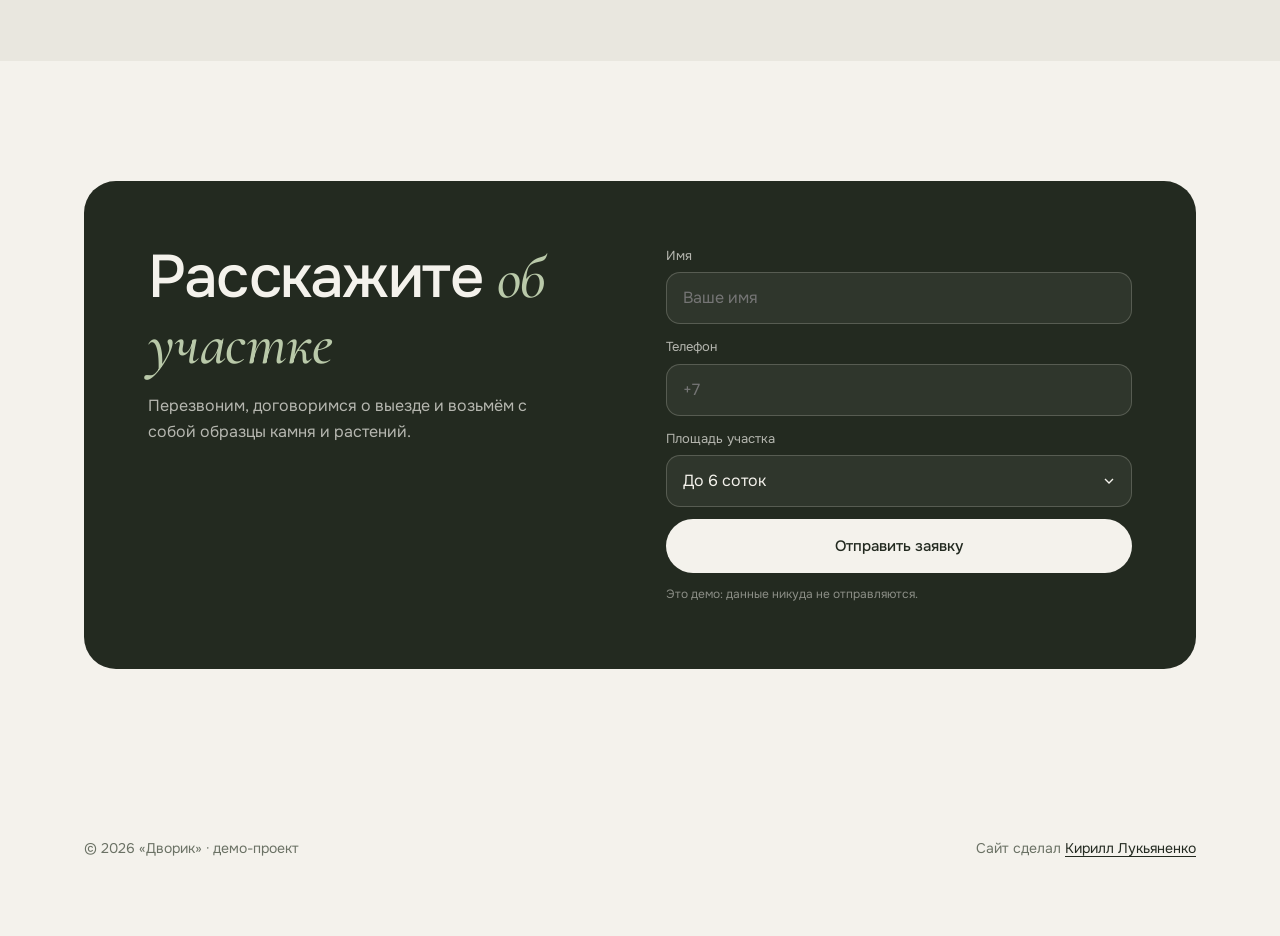
<file: works/dvorik.html>
<!doctype html>
<html lang="ru">
<head>
<meta charset="utf-8">
<meta name="viewport" content="width=device-width, initial-scale=1, viewport-fit=cover">
<title>Ландшафтная мастерская «Дворик» — демо-сайт</title>
<meta name="description" content="Демонстрационный сайт ландшафтной мастерской. Компания вымышлена, сайт сделан для портфолио.">
<meta name="robots" content="noindex">
<meta name="theme-color" content="#f4f2ec">
<link rel="icon" href="data:image/svg+xml,%3Csvg xmlns='http://www.w3.org/2000/svg' viewBox='0 0 64 64'%3E%3Crect width='64' height='64' rx='20' fill='%237d8f6e'/%3E%3Ctext x='32' y='45' font-family='Georgia,serif' font-style='italic' font-size='36' fill='%23fff' text-anchor='middle'%3EД%3C/text%3E%3C/svg%3E">
<link rel="preload" href="../fonts/corm-cyr.woff2" as="font" type="font/woff2" crossorigin>
<style>
@font-face{font-family:Corm;src:url(../fonts/corm-cyr.woff2) format("woff2");font-style:italic;font-weight:500 600;font-display:swap;unicode-range:U+0301,U+0400-045F,U+0490-0491,U+04B0-04B1,U+2116}
@font-face{font-family:Corm;src:url(../fonts/corm-lat.woff2) format("woff2");font-style:italic;font-weight:500 600;font-display:swap;unicode-range:U+0000-00FF,U+0131,U+0152-0153,U+02BB-02BC,U+02C6,U+02DA,U+02DC,U+2000-206F,U+20AC,U+2122,U+2191,U+2193,U+2212,U+2215,U+FEFF,U+FFFD}
@font-face{font-family:Onest;src:url(../fonts/onest-cyr.woff2) format("woff2");font-weight:300 800;font-display:swap;unicode-range:U+0301,U+0400-045F,U+0490-0491,U+04B0-04B1,U+2116}
@font-face{font-family:Onest;src:url(../fonts/onest-lat.woff2) format("woff2");font-weight:300 800;font-display:swap;unicode-range:U+0000-00FF,U+0131,U+0152-0153,U+02BB-02BC,U+02C6,U+02DA,U+02DC,U+2000-206F,U+20AC,U+2122,U+2191,U+2193,U+2212,U+2215,U+FEFF,U+FFFD}
:root{--bg:#f4f2ec;--bg2:#e9e7df;--card:#fbfaf6;--line:rgba(40,48,36,.12);--ink:#232a20;--mut:#6b7265;--sage:#7d8f6e;--sage-d:#56664a;--ease:cubic-bezier(.22,1,.36,1);--pad:clamp(18px,5vw,64px)}
*,*::before,*::after{box-sizing:border-box}
html{-webkit-text-size-adjust:100%;text-size-adjust:100%;scroll-behavior:smooth;scroll-padding-top:80px}
body{margin:0;background:var(--bg);color:var(--ink);font:400 16px/1.65 Onest,system-ui,-apple-system,"Segoe UI",Roboto,sans-serif;overflow-x:hidden;-webkit-font-smoothing:antialiased}
img{max-width:100%;display:block}
a{color:inherit;text-decoration:none}
button,input,select{font:inherit;color:inherit}
h1,h2,h3{font-weight:500;line-height:1.08;margin:0;letter-spacing:-.025em}
.ser{font-family:Corm,Georgia,serif;font-style:italic;font-weight:500;color:var(--sage-d);letter-spacing:-.01em}
.wrap{max-width:1240px;margin:0 auto;padding:0 var(--pad)}
.js .rv{opacity:0;transform:translateY(22px);filter:blur(10px);transition:opacity .9s var(--ease),transform .9s var(--ease),filter .9s var(--ease)}
.js .rv.in{opacity:1;transform:none;filter:none}
:focus-visible{outline:2px solid var(--sage-d);outline-offset:3px}
.demo-bar{background:var(--ink);color:var(--bg);font-size:13px;font-weight:500;text-align:center;padding:8px 14px;line-height:1.35}
.demo-bar a{text-decoration:underline;text-underline-offset:3px}
.head{position:sticky;top:0;z-index:50;transition:background .4s,border-color .4s;border-bottom:1px solid transparent}
.head.scrolled{background:rgba(244,242,236,.8);-webkit-backdrop-filter:blur(14px) saturate(140%);backdrop-filter:blur(14px) saturate(140%);border-color:var(--line)}
.head .wrap{display:flex;align-items:center;justify-content:space-between;height:68px;gap:16px}
.logo{font-size:19px;font-weight:600;letter-spacing:-.02em}
.logo .ser{font-size:24px;font-weight:600}
.nav{display:flex;gap:28px;font-size:14px;color:var(--mut)}
.nav a{transition:color .3s}
@media (hover:hover){.nav a:hover{color:var(--ink)}}
.btn{display:inline-flex;align-items:center;justify-content:center;gap:10px;min-height:48px;padding:0 24px;border-radius:999px;font-weight:500;font-size:15px;border:0;cursor:pointer;transition:transform .4s var(--ease),background .3s,box-shadow .4s;-webkit-tap-highlight-color:transparent}
.btn-s{background:var(--ink);color:var(--bg)}
.btn-l{background:var(--card);box-shadow:inset 0 0 0 1px var(--line)}
@media (hover:hover){.btn-s:hover{background:var(--sage-d);transform:translateY(-2px)}.btn-l:hover{transform:translateY(-2px)}}
.btn:active{transform:scale(.97)}
.btn svg{transition:transform .4s var(--ease)}
@media (hover:hover){.btn:hover svg{transform:translateX(3px)}}
.burger{display:none;width:44px;height:44px;border:0;background:transparent;cursor:pointer;position:relative}
.burger span{position:absolute;left:11px;right:11px;height:1.5px;background:var(--ink);transition:transform .4s var(--ease)}
.burger span:nth-child(1){top:17px}.burger span:nth-child(2){top:26px}
.menu-open .burger span:nth-child(1){transform:translateY(4.5px) rotate(45deg)}
.menu-open .burger span:nth-child(2){transform:translateY(-4.5px) rotate(-45deg)}
.mmenu{position:fixed;inset:0;z-index:40;background:rgba(244,242,236,.97);display:flex;flex-direction:column;justify-content:center;gap:6px;padding:0 var(--pad);opacity:0;visibility:hidden;transition:opacity .4s,visibility .4s}
.mmenu a{font-size:36px;font-weight:500;letter-spacing:-.03em;padding:6px 0}
.menu-open .mmenu{opacity:1;visibility:visible}
.menu-open{overflow:hidden}
@media (max-width:860px){.nav,.head .btn{display:none}.burger{display:block}}
.hero{padding:clamp(32px,6vw,72px) 0 clamp(40px,6vw,72px)}
.hero h1{font-size:clamp(44px,8vw,116px);max-width:13ch}
.hero h1 .ser{font-size:1.08em}
.hero-b{display:flex;justify-content:space-between;align-items:end;gap:24px;flex-wrap:wrap;margin-top:28px}
.hero-b p{max-width:44ch;color:var(--mut);margin:0;font-size:clamp(16px,1.5vw,18px)}
.row{display:flex;gap:12px;flex-wrap:wrap}
.pic{margin-top:clamp(28px,4vw,48px);border-radius:28px;overflow:hidden;height:clamp(300px,58vw,640px)}
.pic img{width:100%;height:100%;object-fit:cover;object-position:center 60%;transform:scale(1.06);transition:transform 1.8s var(--ease)}
.pic.in img{transform:scale(1)}
section{padding:clamp(64px,10vw,120px) 0}
.sh{display:grid;grid-template-columns:1fr 1fr;gap:24px;align-items:end;margin-bottom:44px}
.sh h2{font-size:clamp(34px,5vw,64px)}
.sh p{color:var(--mut);margin:0;max-width:42ch;justify-self:end}
@media (max-width:760px){.sh{grid-template-columns:1fr}.sh p{justify-self:start}}
.grid{display:grid;grid-template-columns:repeat(12,1fr);gap:16px}
.case{position:relative;border-radius:22px;overflow:hidden;background:var(--card);border:1px solid var(--line);padding:28px;display:flex;flex-direction:column;justify-content:space-between;min-height:260px;transition:transform .6s var(--ease),box-shadow .6s var(--ease)}
@media (hover:hover){.case:hover{transform:translateY(-4px);box-shadow:0 30px 60px -30px rgba(35,42,32,.35)}}
.case h3{font-size:clamp(22px,2.2vw,30px)}
.case p{color:var(--mut);margin:8px 0 0;font-size:15px}
.case .n{font-size:13px;color:var(--sage-d);font-weight:600}
.c1{grid-column:span 7;padding:0;min-height:420px}
.c1 img{width:100%;height:100%;object-fit:cover;position:absolute;inset:0}
.c1 .cap{position:absolute;left:16px;right:16px;bottom:16px;background:rgba(251,250,246,.78);-webkit-backdrop-filter:blur(14px);backdrop-filter:blur(14px);border-radius:16px;padding:18px 20px}
.c2{grid-column:span 5;background:var(--sage);color:#fff;border:0}
.c2 p,.c2 .n{color:rgba(255,255,255,.85)}
.c2 .big{font-size:clamp(56px,7vw,96px);letter-spacing:-.04em;line-height:1}
.c3,.c4,.c5{grid-column:span 4}
@media (max-width:860px){.c1,.c2,.c3,.c4,.c5{grid-column:1/-1}.c1{min-height:380px}}
.steps{counter-reset:s;display:grid;gap:0;border-top:1px solid var(--line)}
.step{display:grid;grid-template-columns:80px 1fr 1.2fr;gap:24px;padding:28px 0;border-bottom:1px solid var(--line);align-items:baseline}
.step::before{counter-increment:s;content:"0" counter(s);font-family:Corm,serif;font-style:italic;font-size:34px;color:var(--sage)}
.step h3{font-size:clamp(20px,2vw,26px)}
.step p{color:var(--mut);margin:0}
@media (max-width:760px){.step{grid-template-columns:1fr;gap:6px}}
.book{border-radius:32px;background:var(--ink);color:var(--bg);padding:clamp(28px,5vw,72px);display:grid;grid-template-columns:1fr 1fr;gap:clamp(24px,4vw,64px);position:relative;overflow:hidden}
.book h2{font-size:clamp(34px,5vw,60px)}
.book h2 .ser{color:#b9c9a9}
.book p{color:rgba(244,242,236,.7);max-width:38ch}
@media (max-width:860px){.book{grid-template-columns:1fr}}
form{display:grid;gap:12px}
label{font-size:13px;display:grid;gap:6px;color:rgba(244,242,236,.7)}
input,select{width:100%;min-height:52px;border-radius:14px;border:1px solid rgba(244,242,236,.2);background:rgba(244,242,236,.06);padding:0 16px;font-size:16px;color:var(--bg);transition:border-color .3s,background .3s;-webkit-appearance:none;appearance:none}
select{background-image:url("data:image/svg+xml,%3Csvg xmlns='http://www.w3.org/2000/svg' viewBox='0 0 24 24' fill='none' stroke='%23f4f2ec' stroke-width='2'%3E%3Cpath d='M6 9l6 6 6-6'/%3E%3C/svg%3E");background-repeat:no-repeat;background-position:right 14px center;background-size:16px;padding-right:40px}
select option{background:#232a20}
input:focus,select:focus{outline:0;border-color:#b9c9a9;background:rgba(244,242,236,.1)}
input.bad{border-color:#e48a6e}
form .btn{background:var(--bg);color:var(--ink);min-height:54px}
@media (hover:hover){form .btn:hover{background:#b9c9a9}}
.ok{display:none;padding:22px;border-radius:16px;background:rgba(244,242,236,.08)}
.ok b{font-family:Corm,serif;font-style:italic;font-size:28px;color:#b9c9a9;font-weight:500}
form.sent>*:not(.ok){display:none}
form.sent .ok{display:block;animation:pop .6s var(--ease)}
@keyframes pop{from{opacity:0;transform:translateY(8px)}}
.note{font-size:12px;color:rgba(244,242,236,.5)}
footer{padding:48px 0 calc(40px + env(safe-area-inset-bottom));color:var(--mut);font-size:14px}
footer .wrap{display:flex;justify-content:space-between;gap:16px;flex-wrap:wrap}
footer a{color:var(--ink);text-decoration:underline;text-underline-offset:3px}
.back{position:fixed;right:16px;bottom:calc(16px + env(safe-area-inset-bottom));z-index:55;display:inline-flex;align-items:center;min-height:44px;padding:0 18px;border-radius:999px;background:rgba(251,250,246,.7);-webkit-backdrop-filter:blur(16px) saturate(160%);backdrop-filter:blur(16px) saturate(160%);border:1px solid var(--line);font-size:13px;font-weight:600;box-shadow:0 10px 30px -14px rgba(0,0,0,.3);transition:transform .35s var(--ease)}
@media (hover:hover){.back:hover{transform:translateY(-2px)}}
footer{padding-bottom:calc(76px + env(safe-area-inset-bottom))!important}
@media (prefers-reduced-motion:reduce){*{animation:none!important;transition:none!important}.js .rv{opacity:1;transform:none;filter:none}html{scroll-behavior:auto}}
</style>
</head>
<body>
<div class="demo-bar">Демо-сайт: компания и тексты вымышлены, механика настоящая. <a href="../index.html#works">Вернуться в портфолио</a></div>
<header class="head" data-head>
  <div class="wrap">
    <a class="logo" href="#top"><span class="ser">Дворик</span> мастерская</a>
    <nav class="nav" aria-label="Разделы"><a href="#works">Проекты</a><a href="#steps">Этапы</a><a href="#book">Заявка</a></nav>
    <a class="btn btn-s" href="#book">Обсудить участок</a>
    <button class="burger" data-burger aria-label="Меню" aria-expanded="false"><span></span><span></span></button>
  </div>
</header>
<div class="mmenu" data-menu><a href="#works">Проекты</a><a href="#steps">Этапы</a><a href="#book">Заявка</a></div>

<main id="top">
<div class="hero">
  <div class="wrap">
    <h1 class="rv">Сад, который <span class="ser">растёт вместе</span> с домом</h1>
    <div class="hero-b rv">
      <p>Проектируем и создаём участки под ключ: от дренажа и дорожек до последнего куста лаванды. С гарантией приживаемости растений.</p>
      <div class="row"><a class="btn btn-s" href="#book">Бесплатный выезд <svg width="16" height="16" viewBox="0 0 24 24" fill="none" stroke="currentColor" stroke-width="2"><path d="M5 12h14M13 6l6 6-6 6"/></svg></a><a class="btn btn-l" href="#works">Проекты</a></div>
    </div>
    <div class="pic rv"><img src="img/dvorik-hero.webp" alt="Участок с гравийными дорожками, злаками и деревянной террасой" width="1024" height="1536" fetchpriority="high"></div>
  </div>
</div>

<section id="works" style="padding-top:clamp(32px,5vw,64px)">
  <div class="wrap">
    <div class="sh rv"><h2>Проекты <span class="ser">этого сезона</span></h2><p>Каждый участок начинается с замеров грунта, света и того, как вы хотите отдыхать.</p></div>
    <div class="grid">
      <article class="case c1 rv"><img src="img/dvorik-detail.webp" alt="Каменная дорожка, злаки и лаванда" width="1000" height="1500" loading="lazy" decoding="async"><div class="cap"><span class="n">Посёлок Пригородный · 12 соток</span><h3>Сухой сад с лавандой</h3></div></article>
      <article class="case c2 rv"><span class="n">Приживаемость растений</span><div><div class="big">97%</div><p>Пересаживаем бесплатно всё, что не прижилось за первый сезон.</p></div></article>
      <article class="case c3 rv"><span class="n">01</span><div><h3>Газон и полив</h3><p>Рулонный газон и автополив за 3 дня.</p></div></article>
      <article class="case c4 rv"><span class="n">02</span><div><h3>Дорожки и террасы</h3><p>Камень, гравий, лиственница.</p></div></article>
      <article class="case c5 rv"><span class="n">03</span><div><h3>Освещение</h3><p>Тёплый свет, который не мешает соседям.</p></div></article>
    </div>
  </div>
</section>

<section id="steps" style="background:var(--bg2)">
  <div class="wrap">
    <div class="sh rv"><h2>Как <span class="ser">всё устроено</span></h2><p>Четыре этапа, фиксированная смета после проекта.</p></div>
    <div class="steps rv">
      <div class="step"><h3>Выезд и замеры</h3><p>Бесплатно. Смотрим грунт, перепады, свет и ваши пожелания.</p></div>
      <div class="step"><h3>Проект и 3D</h3><p>Показываем, как участок будет выглядеть через год и через пять лет.</p></div>
      <div class="step"><h3>Работы</h3><p>Своя бригада, фотоотчёт каждый вечер, уборка за собой.</p></div>
      <div class="step"><h3>Уход</h3><p>Первый сезон сопровождаем бесплатно, дальше — по желанию.</p></div>
    </div>
  </div>
</section>

<section id="book">
  <div class="wrap">
    <div class="book rv">
      <div><h2>Расскажите <span class="ser">об участке</span></h2><p>Перезвоним, договоримся о выезде и возьмём с собой образцы камня и растений.</p></div>
      <form data-demo novalidate>
        <label>Имя<input name="name" required autocomplete="name" placeholder="Ваше имя"></label>
        <label>Телефон<input name="tel" type="tel" required autocomplete="tel" inputmode="tel" placeholder="+7"></label>
        <label>Площадь участка<select><option>До 6 соток</option><option>6–12 соток</option><option>Больше 12 соток</option></select></label>
        <button class="btn" type="submit">Отправить заявку</button>
        <span class="note">Это демо: данные никуда не отправляются.</span>
        <div class="ok" role="status"><b>Спасибо.</b><br>На настоящем сайте заявка уже пришла бы мастерской.</div>
      </form>
    </div>
  </div>
</section>
</main>

<footer><div class="wrap"><span>© <span data-year>2026</span> «Дворик» · демо-проект</span><span>Сайт сделал <a href="../index.html">Кирилл Лукьяненко</a></span></div></footer>
<a class="back" href="../index.html#works">← В портфолио</a>
<script src="demo.js" defer></script>
</body>
</html>
</file>
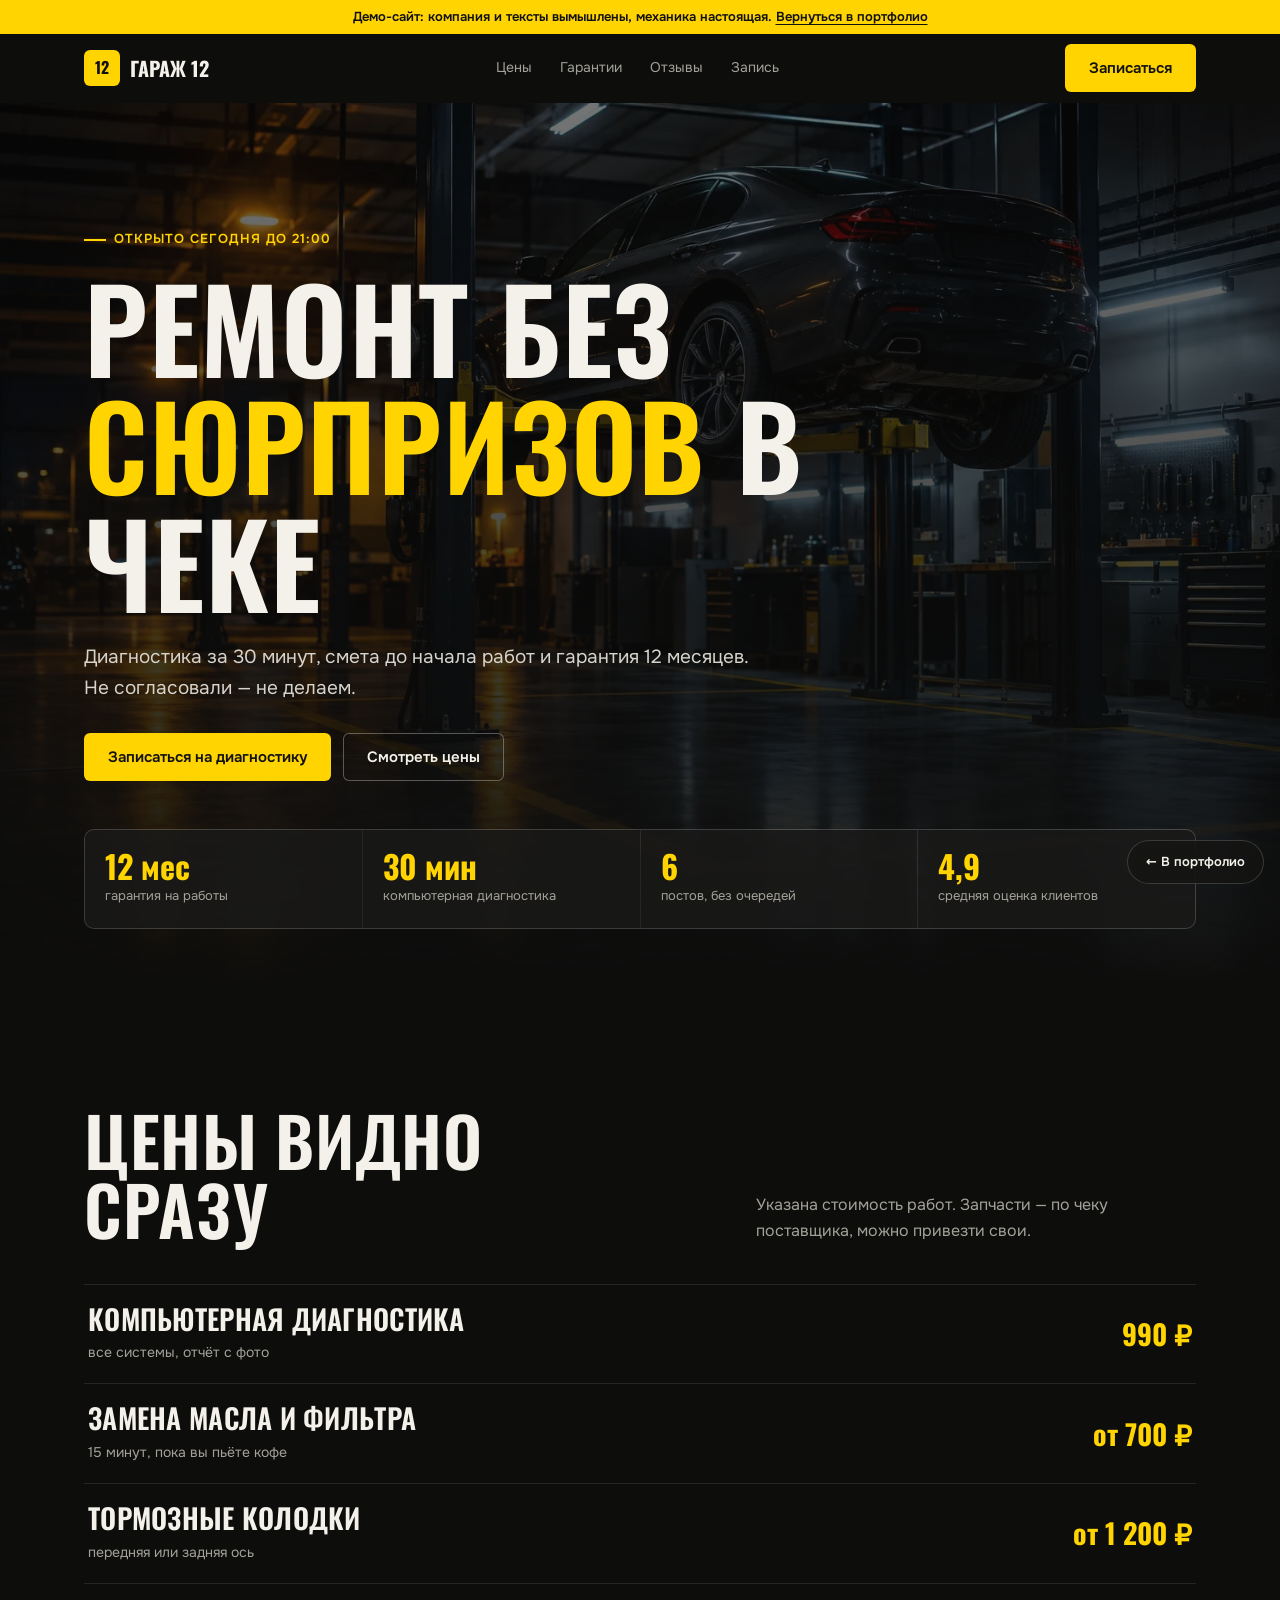
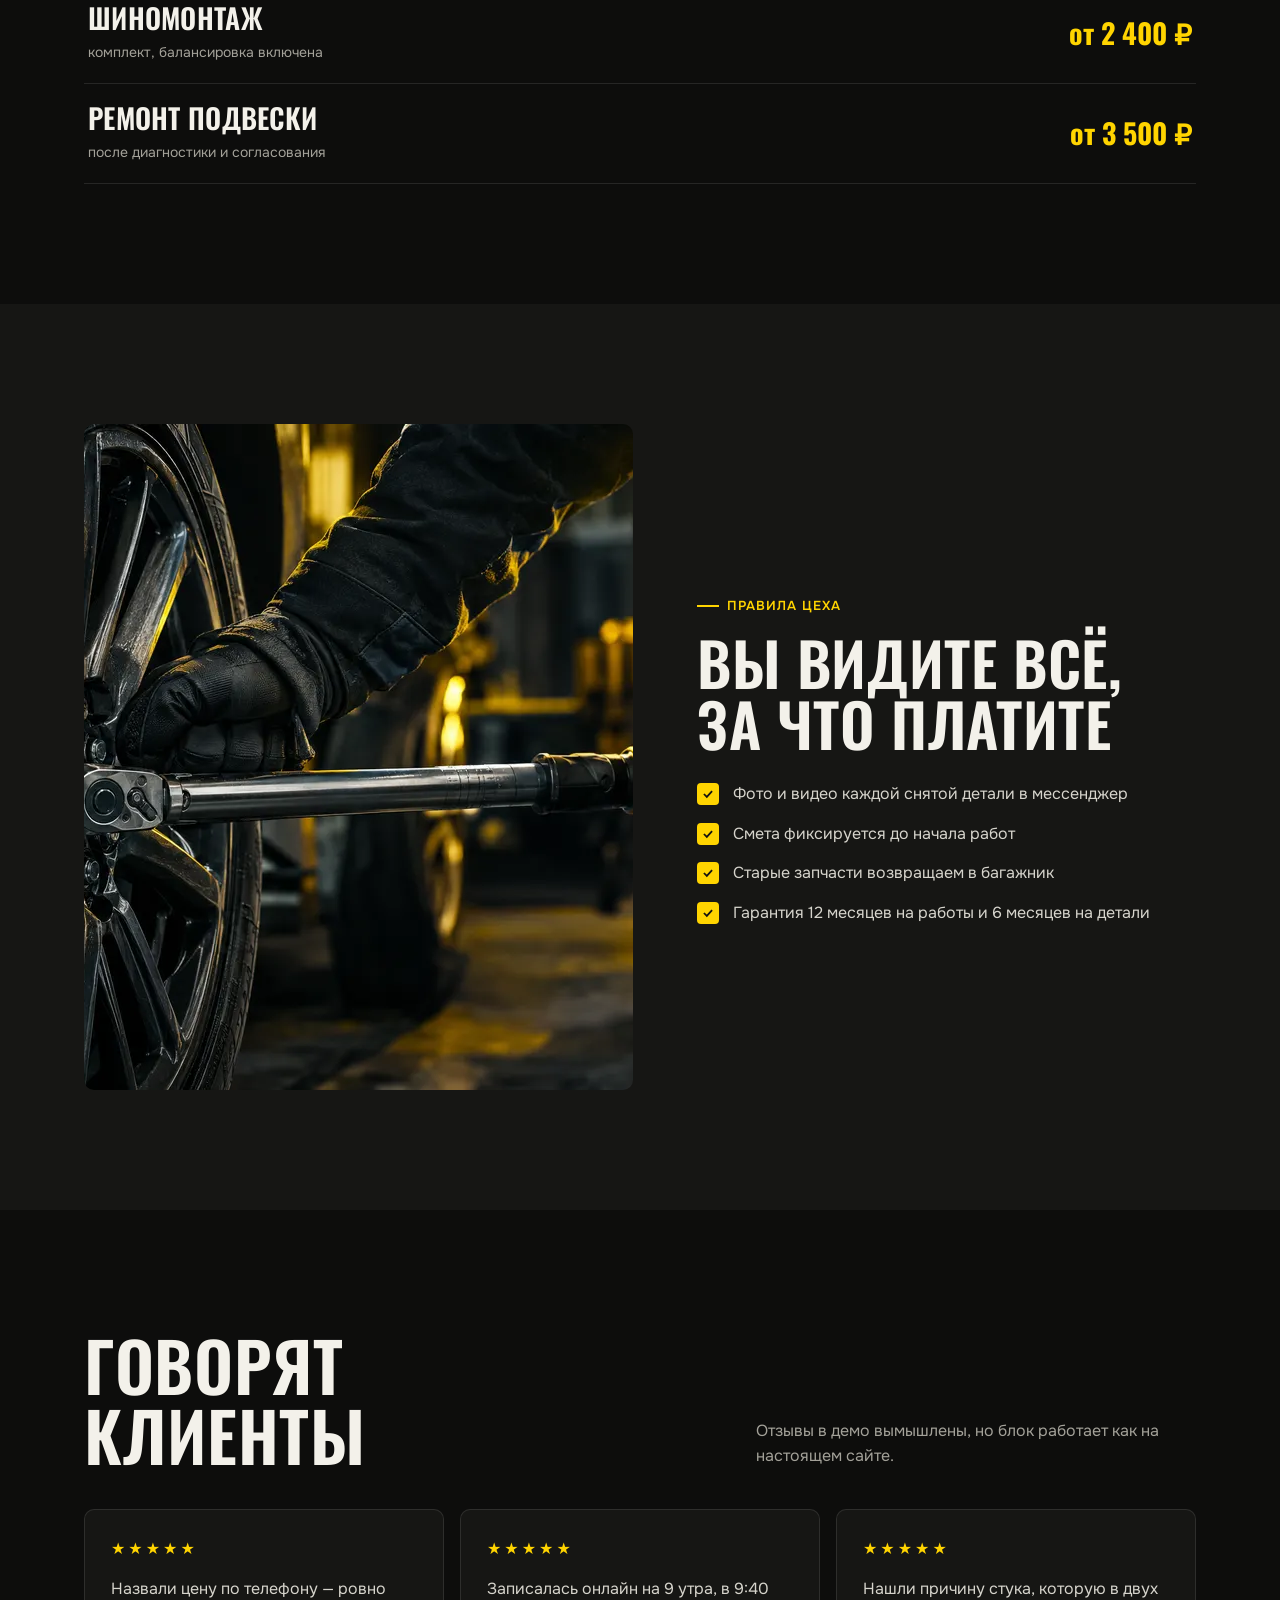
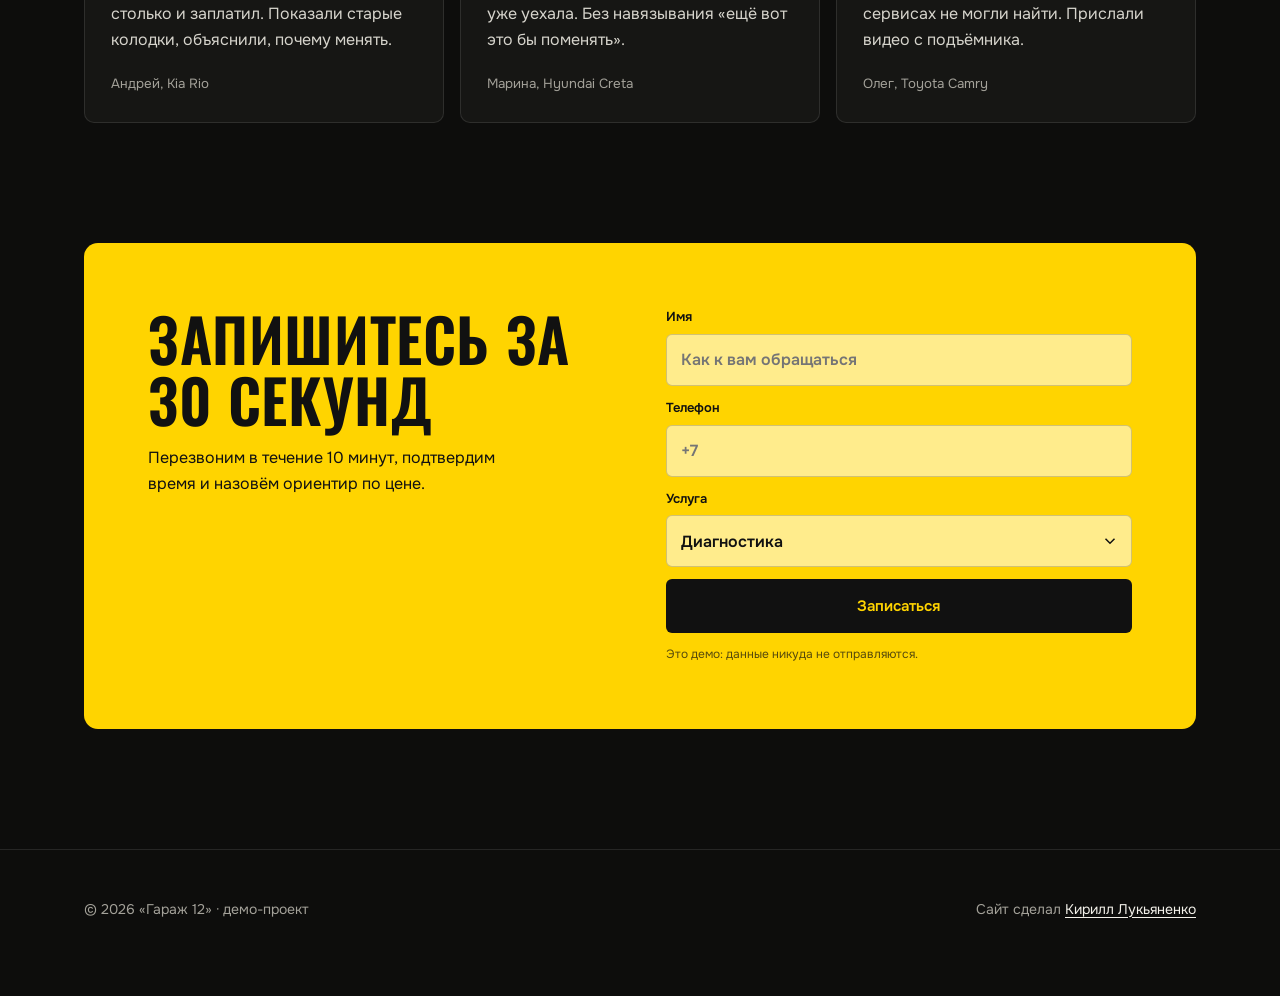
<file: works/garazh12.html>
<!doctype html>
<html lang="ru">
<head>
<meta charset="utf-8">
<meta name="viewport" content="width=device-width, initial-scale=1, viewport-fit=cover">
<title>Автосервис «Гараж 12» — демо-сайт</title>
<meta name="description" content="Демонстрационный сайт автосервиса. Компания вымышлена, сайт сделан для портфолио.">
<meta name="robots" content="noindex">
<meta name="theme-color" content="#0d0d0c">
<link rel="icon" href="data:image/svg+xml,%3Csvg xmlns='http://www.w3.org/2000/svg' viewBox='0 0 64 64'%3E%3Crect width='64' height='64' rx='14' fill='%23FFD400'/%3E%3Ctext x='32' y='44' font-family='Arial' font-weight='700' font-size='30' fill='%23111' text-anchor='middle'%3E12%3C/text%3E%3C/svg%3E">
<link rel="preload" href="../fonts/oswald-cyr.woff2" as="font" type="font/woff2" crossorigin>
<style>
@font-face{font-family:Oswald;src:url(../fonts/oswald-cyr.woff2) format("woff2");font-weight:400 700;font-display:swap;unicode-range:U+0301,U+0400-045F,U+0490-0491,U+04B0-04B1,U+2116}
@font-face{font-family:Oswald;src:url(../fonts/oswald-lat.woff2) format("woff2");font-weight:400 700;font-display:swap;unicode-range:U+0000-00FF,U+0131,U+0152-0153,U+02BB-02BC,U+02C6,U+02DA,U+02DC,U+2000-206F,U+20AC,U+2122,U+2191,U+2193,U+2212,U+2215,U+FEFF,U+FFFD}
@font-face{font-family:Onest;src:url(../fonts/onest-cyr.woff2) format("woff2");font-weight:300 800;font-display:swap;unicode-range:U+0301,U+0400-045F,U+0490-0491,U+04B0-04B1,U+2116}
@font-face{font-family:Onest;src:url(../fonts/onest-lat.woff2) format("woff2");font-weight:300 800;font-display:swap;unicode-range:U+0000-00FF,U+0131,U+0152-0153,U+02BB-02BC,U+02C6,U+02DA,U+02DC,U+2000-206F,U+20AC,U+2122,U+2191,U+2193,U+2212,U+2215,U+FEFF,U+FFFD}
:root{--bg:#0d0d0c;--bg2:#161614;--line:rgba(255,255,255,.1);--ink:#f3f1ea;--mut:#a3a199;--y:#FFD400;--ease:cubic-bezier(.22,1,.36,1);--pad:clamp(18px,5vw,64px)}
*,*::before,*::after{box-sizing:border-box}
html{-webkit-text-size-adjust:100%;text-size-adjust:100%;scroll-behavior:smooth;scroll-padding-top:80px}
body{margin:0;background:var(--bg);color:var(--ink);font:400 16px/1.6 Onest,system-ui,-apple-system,"Segoe UI",Roboto,sans-serif;overflow-x:hidden;-webkit-font-smoothing:antialiased}
img{max-width:100%;display:block}
a{color:inherit;text-decoration:none}
button,input,select,textarea{font:inherit;color:inherit}
h1,h2,h3{font-family:Oswald,Impact,sans-serif;text-transform:uppercase;letter-spacing:.01em;line-height:1.02;margin:0;font-weight:600}
.wrap{max-width:1240px;margin:0 auto;padding:0 var(--pad)}
.js .rv{opacity:0;transform:translateY(24px);filter:blur(10px);transition:opacity .8s var(--ease),transform .8s var(--ease),filter .8s var(--ease)}
.js .rv.in{opacity:1;transform:none;filter:none}
:focus-visible{outline:2px solid var(--y);outline-offset:3px}
/* demo bar */
.demo-bar{position:relative;z-index:60;background:var(--y);color:#111;font-size:13px;font-weight:600;text-align:center;padding:8px 14px;line-height:1.35}
.demo-bar a{text-decoration:underline;text-underline-offset:3px}
/* header */
.head{position:sticky;top:0;z-index:50;transition:background .4s,border-color .4s;border-bottom:1px solid transparent}
.head.scrolled{background:rgba(13,13,12,.82);-webkit-backdrop-filter:blur(14px);backdrop-filter:blur(14px);border-color:var(--line)}
.head .wrap{display:flex;align-items:center;justify-content:space-between;height:68px;gap:16px}
.logo{display:flex;align-items:center;gap:10px;font-family:Oswald,sans-serif;font-weight:700;font-size:20px;text-transform:uppercase}
.logo i{display:grid;place-items:center;width:36px;height:36px;background:var(--y);color:#111;font-style:normal;border-radius:6px;font-size:16px}
.nav{display:flex;gap:28px;font-size:14px;color:var(--mut)}
.nav a{transition:color .25s}.nav a:hover{color:var(--ink)}
.btn{display:inline-flex;align-items:center;justify-content:center;gap:10px;min-height:48px;padding:0 24px;border-radius:6px;font-weight:600;font-size:15px;border:0;cursor:pointer;transition:transform .35s var(--ease),background .3s,color .3s,box-shadow .35s;-webkit-tap-highlight-color:transparent}
.btn-y{background:var(--y);color:#111}
.btn-o{background:transparent;color:var(--ink);box-shadow:inset 0 0 0 1px rgba(255,255,255,.3)}
@media (hover:hover){.btn-y:hover{transform:translateY(-2px);box-shadow:0 12px 30px -10px rgba(255,212,0,.6)}.btn-o:hover{box-shadow:inset 0 0 0 1px var(--y);color:var(--y)}}
.btn:active{transform:scale(.97)}
.burger{display:none;width:44px;height:44px;border:0;background:transparent;cursor:pointer;position:relative}
.burger span{position:absolute;left:11px;right:11px;height:2px;background:var(--ink);transition:transform .4s var(--ease),opacity .3s}
.burger span:nth-child(1){top:16px}.burger span:nth-child(2){top:26px}
.menu-open .burger span:nth-child(1){transform:translateY(5px) rotate(45deg)}
.menu-open .burger span:nth-child(2){transform:translateY(-5px) rotate(-45deg)}
.mmenu{position:fixed;inset:0;z-index:40;background:rgba(13,13,12,.96);display:flex;flex-direction:column;justify-content:center;gap:8px;padding:0 var(--pad);opacity:0;visibility:hidden;transition:opacity .4s,visibility .4s}
.mmenu a{font-family:Oswald,sans-serif;text-transform:uppercase;font-size:36px;padding:6px 0}
.menu-open .mmenu{opacity:1;visibility:visible}
.menu-open{overflow:hidden}
@media (max-width:860px){.nav,.head .btn{display:none}.burger{display:block}}
/* hero */
.hero{position:relative;min-height:calc(100svh - 104px);display:flex;align-items:flex-end;padding:120px 0 56px;overflow:hidden}
.hero img{position:absolute;inset:0;width:100%;height:100%;object-fit:cover;opacity:.55;transform:scale(1.06);animation:zoom 14s var(--ease) forwards}
@keyframes zoom{to{transform:scale(1)}}
.hero::after{content:"";position:absolute;inset:0;background:linear-gradient(180deg,rgba(13,13,12,.2) 0%,rgba(13,13,12,.55) 55%,var(--bg) 100%)}
.hero .wrap{position:relative;z-index:1;width:100%}
.tag{display:inline-flex;align-items:center;gap:8px;font-size:13px;font-weight:600;letter-spacing:.08em;text-transform:uppercase;color:var(--y)}
.tag::before{content:"";width:22px;height:2px;background:var(--y)}
@keyframes pulse{70%{box-shadow:0 0 0 10px rgba(255,212,0,0)}100%{box-shadow:0 0 0 0 rgba(255,212,0,0)}}
.hero h1{font-size:clamp(44px,9vw,128px);margin:18px 0 22px;max-width:12ch}
.hero h1 em{font-style:normal;color:var(--y)}
.hero p{max-width:52ch;color:#d6d4cc;font-size:clamp(16px,1.6vw,19px);margin:0 0 30px}
.row{display:flex;flex-wrap:wrap;gap:12px}
.facts{display:grid;grid-template-columns:repeat(4,1fr);gap:1px;background:var(--line);border:1px solid var(--line);border-radius:10px;overflow:hidden;margin-top:48px}
.facts div{background:rgba(22,22,20,.85);padding:20px}
.facts b{display:block;font-family:Oswald,sans-serif;font-size:32px;color:var(--y);line-height:1}
.facts span{font-size:13px;color:var(--mut)}
@media (max-width:700px){.facts{grid-template-columns:repeat(2,1fr)}}
/* sections */
section{padding:clamp(64px,10vw,120px) 0}
.sh{display:flex;justify-content:space-between;align-items:end;gap:24px;flex-wrap:wrap;margin-bottom:40px}
.sh h2{font-size:clamp(34px,5.4vw,68px);max-width:14ch}
.sh p{color:var(--mut);max-width:40ch;margin:0}
.price{border-top:1px solid var(--line)}
.price-row{display:grid;grid-template-columns:1fr auto;gap:8px 24px;align-items:baseline;padding:20px 4px;border-bottom:1px solid var(--line);transition:background .3s,padding .4s var(--ease)}
@media (hover:hover){.price-row:hover{background:var(--bg2);padding-left:16px;padding-right:16px}}
.price-row h3{font-size:clamp(20px,2.4vw,28px)}
.price-row small{grid-column:1;color:var(--mut);font-size:14px}
.price-row b{grid-row:1/3;grid-column:2;font-family:Oswald,sans-serif;font-size:clamp(20px,2.4vw,28px);color:var(--y);white-space:nowrap;align-self:center}
.split{display:grid;grid-template-columns:1.1fr 1fr;gap:clamp(28px,5vw,72px);align-items:center}
.split img{border-radius:10px;aspect-ratio:4/3;object-fit:cover;width:100%}
@media (max-width:860px){.split{grid-template-columns:1fr}}
.list{list-style:none;padding:0;margin:28px 0 0;display:grid;gap:14px}
.list li{display:flex;gap:14px;align-items:flex-start;color:#d6d4cc}
.list li::before{content:"";flex:0 0 22px;height:22px;border-radius:4px;background:var(--y) url("data:image/svg+xml,%3Csvg xmlns='http://www.w3.org/2000/svg' viewBox='0 0 24 24' fill='none' stroke='%23111' stroke-width='3'%3E%3Cpath d='M5 12l5 5 9-10'/%3E%3C/svg%3E") center/14px no-repeat;margin-top:2px}
.reviews{display:grid;grid-template-columns:repeat(3,1fr);gap:16px}
.review{background:var(--bg2);border:1px solid var(--line);border-radius:10px;padding:26px;transition:transform .5s var(--ease),border-color .3s}
@media (hover:hover){.review:hover{transform:translateY(-4px);border-color:rgba(255,212,0,.4)}}
.review p{margin:14px 0 18px;color:#d6d4cc}
.review .st{color:var(--y);letter-spacing:3px}
.review small{color:var(--mut)}
@media (max-width:860px){.reviews{grid-template-columns:1fr}}
.book{background:var(--y);color:#111;border-radius:14px;padding:clamp(28px,5vw,64px);display:grid;grid-template-columns:1fr 1fr;gap:clamp(24px,4vw,56px)}
.book h2{font-size:clamp(34px,5vw,60px)}
.book p{margin:16px 0 0;max-width:36ch}
@media (max-width:860px){.book{grid-template-columns:1fr}}
form{display:grid;gap:12px;position:relative}
label{font-size:13px;font-weight:600;display:grid;gap:6px}
input,select{width:100%;min-height:52px;border-radius:6px;border:1.5px solid rgba(0,0,0,.18);background:rgba(255,255,255,.55);padding:0 14px;font-size:16px;transition:border-color .25s,background .25s;-webkit-appearance:none;appearance:none}
select{background-image:url("data:image/svg+xml,%3Csvg xmlns='http://www.w3.org/2000/svg' viewBox='0 0 24 24' fill='none' stroke='%23111' stroke-width='2'%3E%3Cpath d='M6 9l6 6 6-6'/%3E%3C/svg%3E");background-repeat:no-repeat;background-position:right 12px center;background-size:18px;padding-right:40px}
input:focus,select:focus{outline:0;border-color:#111;background:#fff}
input.bad{border-color:#c0261a;background:#fff2ef}
form .btn{background:#111;color:var(--y);min-height:54px}
@media (hover:hover){form .btn:hover{transform:translateY(-2px);box-shadow:0 12px 24px -12px rgba(0,0,0,.6)}}
.ok{display:none;padding:22px;border-radius:8px;background:#111;color:var(--ink)}
.ok b{color:var(--y)}
form.sent>*:not(.ok){display:none}
form.sent .ok{display:block;animation:pop .6s var(--ease)}
@keyframes pop{from{opacity:0;transform:scale(.96)}}
.note{font-size:12px;opacity:.7}
footer{padding:48px 0 calc(40px + env(safe-area-inset-bottom));border-top:1px solid var(--line);color:var(--mut);font-size:14px}
footer .wrap{display:flex;justify-content:space-between;gap:16px;flex-wrap:wrap}
footer a{color:var(--ink);text-decoration:underline;text-underline-offset:3px}
.back{position:fixed;right:16px;bottom:calc(16px + env(safe-area-inset-bottom));z-index:55;display:inline-flex;align-items:center;gap:8px;min-height:44px;padding:0 18px;border-radius:999px;background:rgba(20,20,18,.7);-webkit-backdrop-filter:blur(16px) saturate(160%);backdrop-filter:blur(16px) saturate(160%);border:1px solid rgba(255,255,255,.16);font-size:13px;font-weight:600;transition:transform .35s var(--ease)}
@media (hover:hover){.back:hover{transform:translateY(-2px)}}
footer{padding-bottom:calc(76px + env(safe-area-inset-bottom))!important}
@media (prefers-reduced-motion:reduce){*{animation:none!important;transition:none!important}.js .rv{opacity:1;transform:none;filter:none}html{scroll-behavior:auto}}
</style>
</head>
<body>
<div class="demo-bar">Демо-сайт: компания и тексты вымышлены, механика настоящая. <a href="../index.html#works">Вернуться в портфолио</a></div>
<header class="head" data-head>
  <div class="wrap">
    <a class="logo" href="#top"><i>12</i>Гараж 12</a>
    <nav class="nav" aria-label="Разделы"><a href="#price">Цены</a><a href="#why">Гарантии</a><a href="#reviews">Отзывы</a><a href="#book">Запись</a></nav>
    <a class="btn btn-y" href="#book">Записаться</a>
    <button class="burger" data-burger aria-label="Меню" aria-expanded="false"><span></span><span></span></button>
  </div>
</header>
<div class="mmenu" data-menu><a href="#price">Цены</a><a href="#why">Гарантии</a><a href="#reviews">Отзывы</a><a href="#book">Запись</a></div>

<main id="top">
<div class="hero">
  <img src="img/garazh-hero.webp" alt="Цех автосервиса с автомобилем на подъёмнике" width="1536" height="1024" fetchpriority="high">
  <div class="wrap">
    <span class="tag rv">Открыто сегодня до 21:00</span>
    <h1 class="rv">Ремонт без <em>сюрпризов</em> в чеке</h1>
    <p class="rv">Диагностика за 30 минут, смета до начала работ и гарантия 12 месяцев. Не согласовали — не делаем.</p>
    <div class="row rv"><a class="btn btn-y" href="#book">Записаться на диагностику</a><a class="btn btn-o" href="#price">Смотреть цены</a></div>
    <div class="facts rv">
      <div><b>12 мес</b><span>гарантия на работы</span></div>
      <div><b>30 мин</b><span>компьютерная диагностика</span></div>
      <div><b>6</b><span>постов, без очередей</span></div>
      <div><b>4,9</b><span>средняя оценка клиентов</span></div>
    </div>
  </div>
</div>

<section id="price">
  <div class="wrap">
    <div class="sh rv"><h2>Цены видно сразу</h2><p>Указана стоимость работ. Запчасти — по чеку поставщика, можно привезти свои.</p></div>
    <div class="price rv">
      <div class="price-row"><h3>Компьютерная диагностика</h3><small>все системы, отчёт с фото</small><b>990 ₽</b></div>
      <div class="price-row"><h3>Замена масла и фильтра</h3><small>15 минут, пока вы пьёте кофе</small><b>от 700 ₽</b></div>
      <div class="price-row"><h3>Тормозные колодки</h3><small>передняя или задняя ось</small><b>от 1 200 ₽</b></div>
      <div class="price-row"><h3>Шиномонтаж</h3><small>комплект, балансировка включена</small><b>от 2 400 ₽</b></div>
      <div class="price-row"><h3>Ремонт подвески</h3><small>после диагностики и согласования</small><b>от 3 500 ₽</b></div>
    </div>
  </div>
</section>

<section id="why" style="background:var(--bg2)">
  <div class="wrap split">
    <img class="rv" src="img/garazh-detail.webp" alt="Механик затягивает колесо динамометрическим ключом" width="1000" height="666" loading="lazy" decoding="async">
    <div class="rv">
      <span class="tag">Правила цеха</span>
      <h2 style="font-size:clamp(34px,5vw,60px);margin-top:14px">Вы видите всё, за что платите</h2>
      <ul class="list">
        <li>Фото и видео каждой снятой детали в мессенджер</li>
        <li>Смета фиксируется до начала работ</li>
        <li>Старые запчасти возвращаем в багажник</li>
        <li>Гарантия 12 месяцев на работы и 6 месяцев на детали</li>
      </ul>
    </div>
  </div>
</section>

<section id="reviews">
  <div class="wrap">
    <div class="sh rv"><h2>Говорят клиенты</h2><p>Отзывы в демо вымышлены, но блок работает как на настоящем сайте.</p></div>
    <div class="reviews">
      <article class="review rv"><span class="st">★★★★★</span><p>Назвали цену по телефону — ровно столько и заплатил. Показали старые колодки, объяснили, почему менять.</p><small>Андрей, Kia Rio</small></article>
      <article class="review rv"><span class="st">★★★★★</span><p>Записалась онлайн на 9 утра, в 9:40 уже уехала. Без навязывания «ещё вот это бы поменять».</p><small>Марина, Hyundai Creta</small></article>
      <article class="review rv"><span class="st">★★★★★</span><p>Нашли причину стука, которую в двух сервисах не могли найти. Прислали видео с подъёмника.</p><small>Олег, Toyota Camry</small></article>
    </div>
  </div>
</section>

<section id="book" style="padding-top:0">
  <div class="wrap">
    <div class="book rv">
      <div><h2>Запишитесь за 30 секунд</h2><p>Перезвоним в течение 10 минут, подтвердим время и назовём ориентир по цене.</p></div>
      <form data-demo novalidate>
        <label>Имя<input name="name" required autocomplete="name" placeholder="Как к вам обращаться"></label>
        <label>Телефон<input name="tel" type="tel" required autocomplete="tel" inputmode="tel" placeholder="+7"></label>
        <label>Услуга<select name="s"><option>Диагностика</option><option>Замена масла</option><option>Тормоза</option><option>Шиномонтаж</option><option>Другое</option></select></label>
        <button class="btn" type="submit">Записаться</button>
        <span class="note">Это демо: данные никуда не отправляются.</span>
        <div class="ok" role="status"><b>Заявка принята.</b><br>На настоящем сайте она уже пришла бы владельцу в мессенджер или на почту.</div>
      </form>
    </div>
  </div>
</section>
</main>

<footer><div class="wrap"><span>© <span data-year>2026</span> «Гараж 12» · демо-проект</span><span>Сайт сделал <a href="../index.html">Кирилл Лукьяненко</a></span></div></footer>
<a class="back" href="../index.html#works">← В портфолио</a>
<script src="demo.js" defer></script>
</body>
</html>
</file>
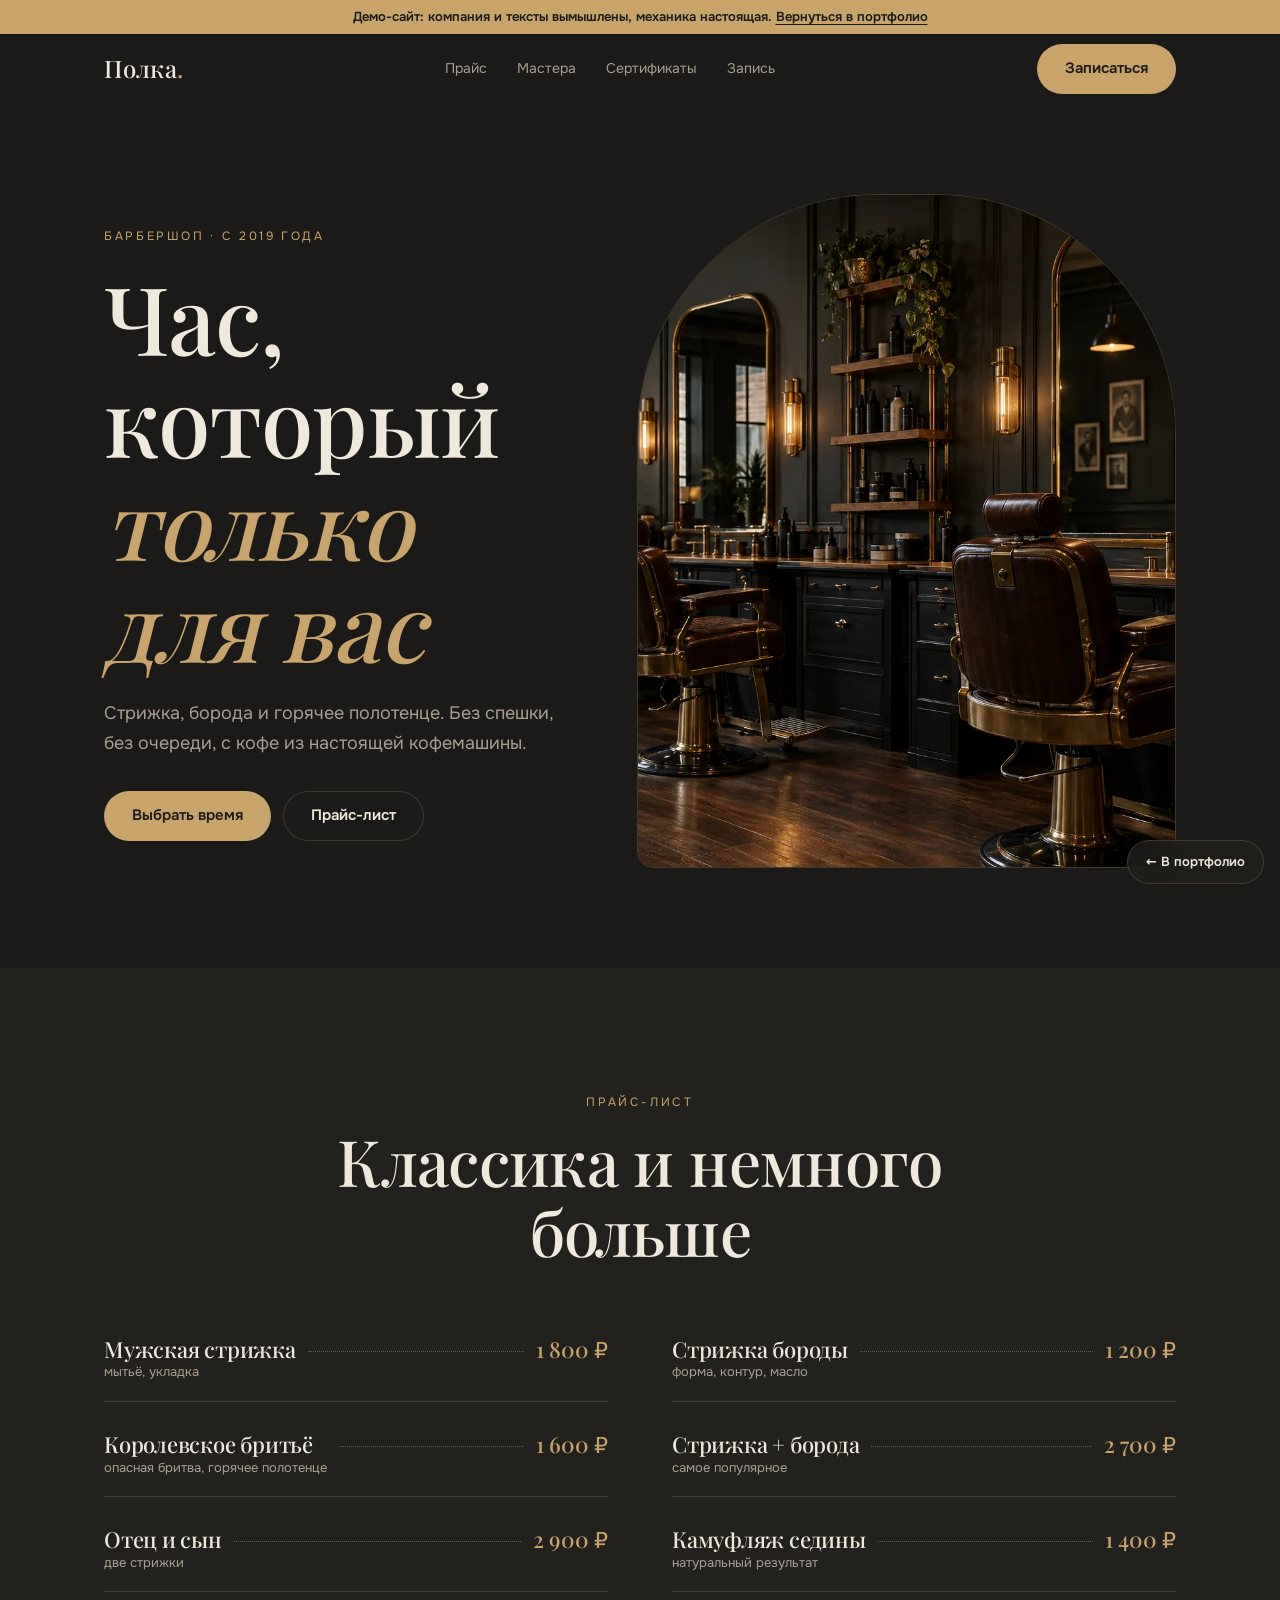
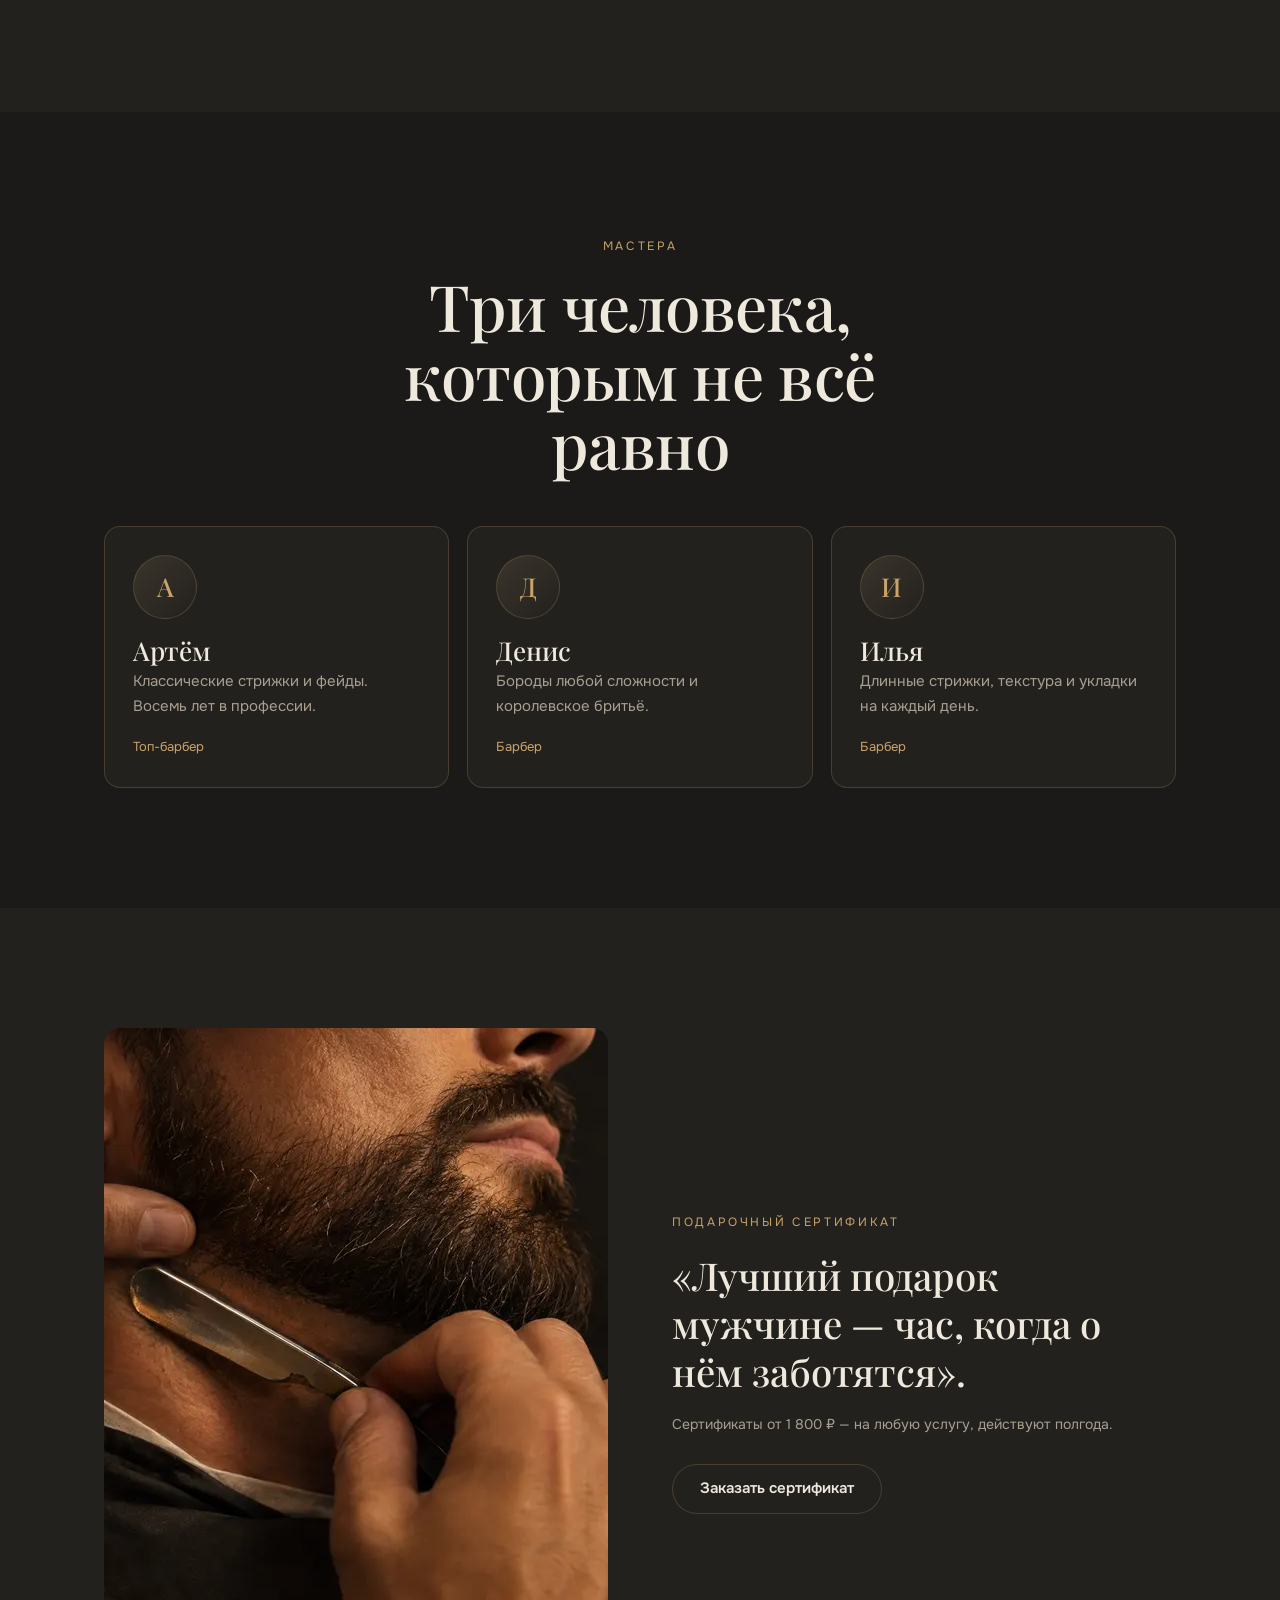
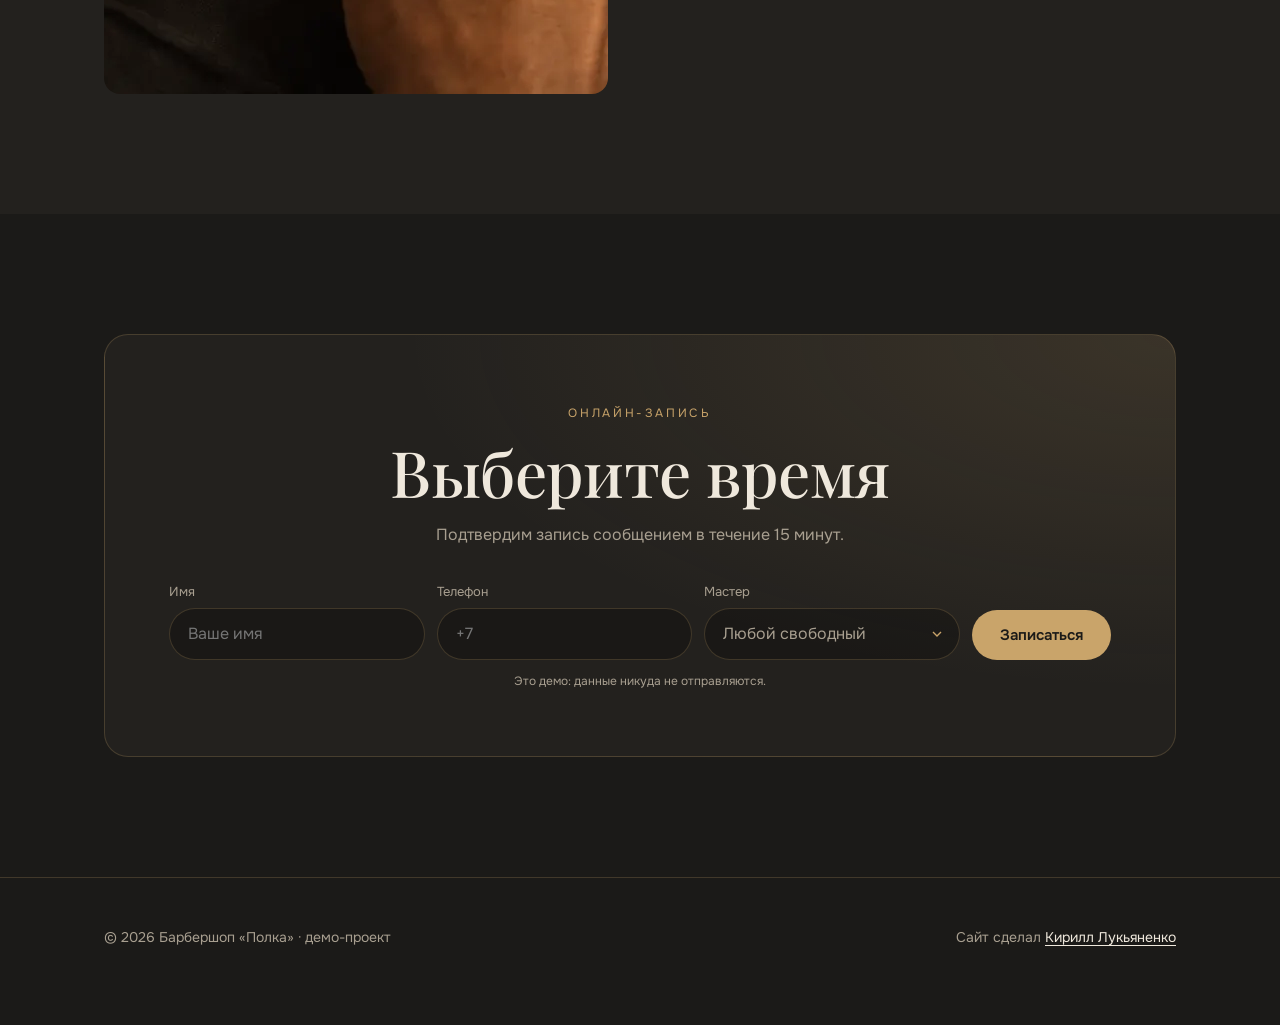
<file: works/polka.html>
<!doctype html>
<html lang="ru">
<head>
<meta charset="utf-8">
<meta name="viewport" content="width=device-width, initial-scale=1, viewport-fit=cover">
<title>Барбершоп «Полка» — демо-сайт</title>
<meta name="description" content="Демонстрационный сайт барбершопа. Компания вымышлена, сайт сделан для портфолио.">
<meta name="robots" content="noindex">
<meta name="theme-color" content="#1b1a18">
<link rel="icon" href="data:image/svg+xml,%3Csvg xmlns='http://www.w3.org/2000/svg' viewBox='0 0 64 64'%3E%3Crect width='64' height='64' rx='32' fill='%231b1a18'/%3E%3Ctext x='32' y='44' font-family='Georgia,serif' font-size='34' fill='%23c9a46a' text-anchor='middle'%3EП%3C/text%3E%3C/svg%3E">
<link rel="preload" href="../fonts/playfair-cyr.woff2" as="font" type="font/woff2" crossorigin>
<style>
@font-face{font-family:Playfair;src:url(../fonts/playfair-cyr.woff2) format("woff2");font-weight:500 700;font-display:swap;unicode-range:U+0301,U+0400-045F,U+0490-0491,U+04B0-04B1,U+2116}
@font-face{font-family:Playfair;src:url(../fonts/playfair-lat.woff2) format("woff2");font-weight:500 700;font-display:swap;unicode-range:U+0000-00FF,U+0131,U+0152-0153,U+02BB-02BC,U+02C6,U+02DA,U+02DC,U+2000-206F,U+20AC,U+2122,U+2191,U+2193,U+2212,U+2215,U+FEFF,U+FFFD}
@font-face{font-family:Onest;src:url(../fonts/onest-cyr.woff2) format("woff2");font-weight:300 800;font-display:swap;unicode-range:U+0301,U+0400-045F,U+0490-0491,U+04B0-04B1,U+2116}
@font-face{font-family:Onest;src:url(../fonts/onest-lat.woff2) format("woff2");font-weight:300 800;font-display:swap;unicode-range:U+0000-00FF,U+0131,U+0152-0153,U+02BB-02BC,U+02C6,U+02DA,U+02DC,U+2000-206F,U+20AC,U+2122,U+2191,U+2193,U+2212,U+2215,U+FEFF,U+FFFD}
:root{--bg:#1b1a18;--bg2:#23211e;--line:rgba(201,164,106,.22);--ink:#efe8dc;--mut:#a89f90;--brass:#c9a46a;--ease:cubic-bezier(.22,1,.36,1);--pad:clamp(18px,5vw,64px)}
*,*::before,*::after{box-sizing:border-box}
html{-webkit-text-size-adjust:100%;text-size-adjust:100%;scroll-behavior:smooth;scroll-padding-top:80px}
body{margin:0;background:var(--bg);color:var(--ink);font:400 16px/1.65 Onest,system-ui,-apple-system,"Segoe UI",Roboto,sans-serif;overflow-x:hidden;-webkit-font-smoothing:antialiased}
img{max-width:100%;display:block}
a{color:inherit;text-decoration:none}
button,input,select{font:inherit;color:inherit}
h1,h2,h3{font-family:Playfair,Georgia,serif;font-weight:500;line-height:1.08;margin:0;letter-spacing:-.01em}
.wrap{max-width:1200px;margin:0 auto;padding:0 var(--pad)}
.js .rv{opacity:0;transform:translateY(22px);filter:blur(10px);transition:opacity 1s var(--ease),transform 1s var(--ease),filter 1s var(--ease)}
.js .rv.in{opacity:1;transform:none;filter:none}
:focus-visible{outline:2px solid var(--brass);outline-offset:3px}
.demo-bar{background:var(--brass);color:#1b1a18;font-size:13px;font-weight:600;text-align:center;padding:8px 14px;line-height:1.35}
.demo-bar a{text-decoration:underline;text-underline-offset:3px}
.head{position:sticky;top:0;z-index:50;transition:background .4s,border-color .4s;border-bottom:1px solid transparent}
.head.scrolled{background:rgba(27,26,24,.85);-webkit-backdrop-filter:blur(14px);backdrop-filter:blur(14px);border-color:var(--line)}
.head .wrap{display:flex;align-items:center;justify-content:space-between;height:70px;gap:16px}
.logo{font-family:Playfair,serif;font-size:24px;letter-spacing:.02em}
.logo span{color:var(--brass)}
.nav{display:flex;gap:30px;font-size:14px;color:var(--mut)}
.nav a{position:relative;transition:color .3s}
.nav a::after{content:"";position:absolute;left:0;right:0;bottom:-4px;height:1px;background:var(--brass);transform:scaleX(0);transform-origin:left;transition:transform .45s var(--ease)}
@media (hover:hover){.nav a:hover{color:var(--ink)}.nav a:hover::after{transform:scaleX(1)}}
.btn{display:inline-flex;align-items:center;justify-content:center;min-height:50px;padding:0 28px;border-radius:999px;font-weight:600;font-size:15px;border:0;cursor:pointer;transition:transform .4s var(--ease),background .3s,color .3s,box-shadow .4s;-webkit-tap-highlight-color:transparent}
.btn-b{background:var(--brass);color:#1b1a18}
.btn-o{box-shadow:inset 0 0 0 1px var(--line);color:var(--ink)}
@media (hover:hover){.btn-b:hover{transform:translateY(-2px);box-shadow:0 14px 30px -12px rgba(201,164,106,.7)}.btn-o:hover{box-shadow:inset 0 0 0 1px var(--brass)}}
.btn:active{transform:scale(.97)}
.burger{display:none;width:44px;height:44px;border:0;background:transparent;cursor:pointer;position:relative}
.burger span{position:absolute;left:11px;right:11px;height:1.5px;background:var(--ink);transition:transform .4s var(--ease)}
.burger span:nth-child(1){top:17px}.burger span:nth-child(2){top:26px}
.menu-open .burger span:nth-child(1){transform:translateY(4.5px) rotate(45deg)}
.menu-open .burger span:nth-child(2){transform:translateY(-4.5px) rotate(-45deg)}
.mmenu{position:fixed;inset:0;z-index:40;background:rgba(27,26,24,.97);display:flex;flex-direction:column;justify-content:center;gap:6px;padding:0 var(--pad);opacity:0;visibility:hidden;transition:opacity .4s,visibility .4s}
.mmenu a{font-family:Playfair,serif;font-size:38px;padding:6px 0}
.menu-open .mmenu{opacity:1;visibility:visible}
.menu-open{overflow:hidden}
@media (max-width:860px){.nav,.head .btn{display:none}.burger{display:block}}
.hero{padding:clamp(40px,7vw,90px) 0 clamp(56px,8vw,100px)}
.hero .wrap{display:grid;grid-template-columns:1fr 1.15fr;gap:clamp(28px,5vw,72px);align-items:center}
.kick{font-size:12px;letter-spacing:.22em;text-transform:uppercase;color:var(--brass)}
.hero h1{font-size:clamp(46px,7.4vw,104px);margin:18px 0 24px}
.hero h1 i{color:var(--brass)}
.hero p{color:var(--mut);font-size:clamp(16px,1.5vw,18px);max-width:40ch;margin:0 0 32px}
.row{display:flex;flex-wrap:wrap;gap:12px}
.frame{position:relative;border-radius:240px 240px 16px 16px;overflow:hidden;aspect-ratio:4/5;border:1px solid var(--line)}
.frame img{width:100%;height:100%;object-fit:cover;transform:scale(1.08);transition:transform 1.6s var(--ease)}
.frame.in img{transform:scale(1)}
@media (max-width:860px){.hero .wrap{grid-template-columns:1fr}.frame{aspect-ratio:1/1;border-radius:200px 200px 14px 14px}}
section{padding:clamp(64px,10vw,120px) 0}
.c{text-align:center;margin:0 auto 48px;max-width:640px}
.c h2{font-size:clamp(36px,5vw,64px);margin-top:12px}
.c p{color:var(--mut)}
.menu-list{display:grid;grid-template-columns:1fr 1fr;gap:6px 64px}
.item{display:flex;align-items:baseline;gap:12px;padding:18px 0;border-bottom:1px solid var(--line)}
.item h3{font-size:22px;white-space:nowrap}
.item small{display:block;color:var(--mut);font-size:13px;font-family:Onest,sans-serif}
.item .dots{flex:1;border-bottom:1px dotted rgba(201,164,106,.45);transform:translateY(-6px);min-width:20px}
.item b{font-family:Playfair,serif;font-weight:500;font-size:22px;color:var(--brass);white-space:nowrap}
@media (max-width:760px){.menu-list{grid-template-columns:1fr}.item h3{white-space:normal;font-size:20px}}
.masters{display:grid;grid-template-columns:repeat(3,1fr);gap:18px}
.m{background:var(--bg2);border:1px solid var(--line);border-radius:16px;padding:28px;transition:transform .5s var(--ease),border-color .4s}
@media (hover:hover){.m:hover{transform:translateY(-5px);border-color:var(--brass)}}
.m .av{width:64px;height:64px;border-radius:50%;display:grid;place-items:center;font-family:Playfair,serif;font-size:26px;background:linear-gradient(135deg,#3a342b,#23211e);color:var(--brass);border:1px solid var(--line)}
.m h3{font-size:26px;margin:18px 0 4px}
.m p{color:var(--mut);margin:0 0 14px;font-size:15px}
.m span{font-size:13px;color:var(--brass)}
@media (max-width:860px){.masters{grid-template-columns:1fr}}
.quote{display:grid;grid-template-columns:1fr 1fr;gap:clamp(28px,5vw,72px);align-items:center}
.quote img{border-radius:16px;aspect-ratio:3/2;object-fit:cover;width:100%}
.quote blockquote{margin:0;font-family:Playfair,serif;font-size:clamp(26px,3vw,40px);line-height:1.25}
.quote cite{display:block;margin-top:18px;font-style:normal;font-size:14px;color:var(--mut);font-family:Onest,sans-serif}
@media (max-width:860px){.quote{grid-template-columns:1fr}}
.book{border:1px solid var(--line);border-radius:24px;padding:clamp(28px,5vw,64px);background:radial-gradient(120% 140% at 100% 0%,rgba(201,164,106,.14),transparent 60%),var(--bg2)}
.book .c{margin-bottom:32px}
form{display:grid;grid-template-columns:1fr 1fr 1fr auto;gap:12px;align-items:end}
label{font-size:13px;color:var(--mut);display:grid;gap:6px}
input,select{width:100%;min-height:52px;border-radius:999px;border:1px solid var(--line);background:rgba(0,0,0,.25);padding:0 18px;font-size:16px;transition:border-color .3s;-webkit-appearance:none;appearance:none}
select{background-image:url("data:image/svg+xml,%3Csvg xmlns='http://www.w3.org/2000/svg' viewBox='0 0 24 24' fill='none' stroke='%23c9a46a' stroke-width='2'%3E%3Cpath d='M6 9l6 6 6-6'/%3E%3C/svg%3E");background-repeat:no-repeat;background-position:right 14px center;background-size:16px;padding-right:40px}
select option{background:#23211e}
input:focus,select:focus{outline:0;border-color:var(--brass)}
input.bad{border-color:#d0604a}
@media (max-width:860px){form{grid-template-columns:1fr}}
.ok{display:none;grid-column:1/-1;text-align:center;padding:20px;color:var(--ink)}
.ok b{color:var(--brass);font-family:Playfair,serif;font-size:24px;font-weight:500}
form.sent>*:not(.ok){display:none}
form.sent .ok{display:block;animation:pop .6s var(--ease)}
@keyframes pop{from{opacity:0;transform:translateY(8px)}}
.note{grid-column:1/-1;font-size:12px;color:var(--mut);text-align:center}
footer{padding:48px 0 calc(40px + env(safe-area-inset-bottom));border-top:1px solid var(--line);color:var(--mut);font-size:14px}
footer .wrap{display:flex;justify-content:space-between;gap:16px;flex-wrap:wrap}
footer a{color:var(--ink);text-decoration:underline;text-underline-offset:3px}
.back{position:fixed;right:16px;bottom:calc(16px + env(safe-area-inset-bottom));z-index:55;display:inline-flex;align-items:center;min-height:44px;padding:0 18px;border-radius:999px;background:rgba(35,33,30,.7);-webkit-backdrop-filter:blur(16px) saturate(160%);backdrop-filter:blur(16px) saturate(160%);border:1px solid var(--line);font-size:13px;font-weight:600;transition:transform .35s var(--ease)}
@media (hover:hover){.back:hover{transform:translateY(-2px)}}
footer{padding-bottom:calc(76px + env(safe-area-inset-bottom))!important}
@media (prefers-reduced-motion:reduce){*{animation:none!important;transition:none!important}.js .rv{opacity:1;transform:none;filter:none}html{scroll-behavior:auto}}
</style>
</head>
<body>
<div class="demo-bar">Демо-сайт: компания и тексты вымышлены, механика настоящая. <a href="../index.html#works">Вернуться в портфолио</a></div>
<header class="head" data-head>
  <div class="wrap">
    <a class="logo" href="#top">Полка<span>.</span></a>
    <nav class="nav" aria-label="Разделы"><a href="#menu">Прайс</a><a href="#masters">Мастера</a><a href="#gift">Сертификаты</a><a href="#book">Запись</a></nav>
    <a class="btn btn-b" href="#book">Записаться</a>
    <button class="burger" data-burger aria-label="Меню" aria-expanded="false"><span></span><span></span></button>
  </div>
</header>
<div class="mmenu" data-menu><a href="#menu">Прайс</a><a href="#masters">Мастера</a><a href="#gift">Сертификаты</a><a href="#book">Запись</a></div>

<main id="top">
<div class="hero">
  <div class="wrap">
    <div>
      <span class="kick rv">Барбершоп · с 2019 года</span>
      <h1 class="rv">Час, который <i>только для вас</i></h1>
      <p class="rv">Стрижка, борода и горячее полотенце. Без спешки, без очереди, с кофе из настоящей кофемашины.</p>
      <div class="row rv"><a class="btn btn-b" href="#book">Выбрать время</a><a class="btn btn-o" href="#menu">Прайс-лист</a></div>
    </div>
    <div class="frame rv"><img src="img/polka-hero.webp" alt="Интерьер барбершопа: кожаные кресла и латунные зеркала" width="1536" height="1024" fetchpriority="high"></div>
  </div>
</div>

<section id="menu" style="background:var(--bg2)">
  <div class="wrap">
    <div class="c rv"><span class="kick">Прайс-лист</span><h2>Классика и немного больше</h2></div>
    <div class="menu-list rv">
      <div class="item"><div><h3>Мужская стрижка</h3><small>мытьё, укладка</small></div><span class="dots"></span><b>1 800 ₽</b></div>
      <div class="item"><div><h3>Стрижка бороды</h3><small>форма, контур, масло</small></div><span class="dots"></span><b>1 200 ₽</b></div>
      <div class="item"><div><h3>Королевское бритьё</h3><small>опасная бритва, горячее полотенце</small></div><span class="dots"></span><b>1 600 ₽</b></div>
      <div class="item"><div><h3>Стрижка + борода</h3><small>самое популярное</small></div><span class="dots"></span><b>2 700 ₽</b></div>
      <div class="item"><div><h3>Отец и сын</h3><small>две стрижки</small></div><span class="dots"></span><b>2 900 ₽</b></div>
      <div class="item"><div><h3>Камуфляж седины</h3><small>натуральный результат</small></div><span class="dots"></span><b>1 400 ₽</b></div>
    </div>
  </div>
</section>

<section id="masters">
  <div class="wrap">
    <div class="c rv"><span class="kick">Мастера</span><h2>Три человека, которым не всё равно</h2></div>
    <div class="masters">
      <article class="m rv"><div class="av">А</div><h3>Артём</h3><p>Классические стрижки и фейды. Восемь лет в профессии.</p><span>Топ-барбер</span></article>
      <article class="m rv"><div class="av">Д</div><h3>Денис</h3><p>Бороды любой сложности и королевское бритьё.</p><span>Барбер</span></article>
      <article class="m rv"><div class="av">И</div><h3>Илья</h3><p>Длинные стрижки, текстура и укладки на каждый день.</p><span>Барбер</span></article>
    </div>
  </div>
</section>

<section id="gift" style="background:var(--bg2)">
  <div class="wrap quote">
    <img class="rv" src="img/polka-detail.webp" alt="Барбер оформляет бороду опасной бритвой" width="1000" height="666" loading="lazy" decoding="async">
    <div class="rv">
      <span class="kick">Подарочный сертификат</span>
      <blockquote style="margin-top:16px">«Лучший подарок мужчине — час, когда о нём заботятся».</blockquote>
      <cite>Сертификаты от 1 800 ₽ — на любую услугу, действуют полгода.</cite>
      <div class="row" style="margin-top:28px"><a class="btn btn-o" href="#book">Заказать сертификат</a></div>
    </div>
  </div>
</section>

<section id="book">
  <div class="wrap">
    <div class="book rv">
      <div class="c"><span class="kick">Онлайн-запись</span><h2>Выберите время</h2><p>Подтвердим запись сообщением в течение 15 минут.</p></div>
      <form data-demo novalidate>
        <label>Имя<input name="name" required autocomplete="name" placeholder="Ваше имя"></label>
        <label>Телефон<input name="tel" type="tel" required autocomplete="tel" inputmode="tel" placeholder="+7"></label>
        <label>Мастер<select><option>Любой свободный</option><option>Артём</option><option>Денис</option><option>Илья</option></select></label>
        <button class="btn btn-b" type="submit">Записаться</button>
        <span class="note">Это демо: данные никуда не отправляются.</span>
        <div class="ok" role="status"><b>Вы записаны.</b><br>На настоящем сайте заявка уже пришла бы администратору.</div>
      </form>
    </div>
  </div>
</section>
</main>

<footer><div class="wrap"><span>© <span data-year>2026</span> Барбершоп «Полка» · демо-проект</span><span>Сайт сделал <a href="../index.html">Кирилл Лукьяненко</a></span></div></footer>
<a class="back" href="../index.html#works">← В портфолио</a>
<script src="demo.js" defer></script>
</body>
</html>
</file>
<file: css/style.css>
/* Кирилл Лукьяненко — сайты под ключ */

@font-face{font-family:Onest;src:url(../fonts/onest-cyr.woff2) format("woff2");font-weight:300 800;font-display:swap;unicode-range:U+0301,U+0400-045F,U+0490-0491,U+04B0-04B1,U+2116}
@font-face{font-family:Onest;src:url(../fonts/onest-lat.woff2) format("woff2");font-weight:300 800;font-display:swap;unicode-range:U+0000-00FF,U+0131,U+0152-0153,U+02BB-02BC,U+02C6,U+02DA,U+02DC,U+2000-206F,U+20AC,U+2122,U+2191,U+2193,U+2212,U+2215,U+FEFF,U+FFFD}

:root{
  color-scheme:light;
  --bg:#f5f5f2;
  --bg-2:#ecece8;
  --surface:#ffffff;
  --ink:#0d0d0e;
  --ink-2:#2b2b2e;
  --mut:#5f5f64;
  --line:rgba(13,13,14,.1);
  --line-2:rgba(13,13,14,.2);
  --acc:#ff5a1f;

  --glass:rgba(255,255,255,.58);
  --glass-strong:rgba(255,255,255,.78);
  --glass-bar:rgba(255,255,255,.7);
  --glass-edge:rgba(255,255,255,.95);
  --glass-edge-2:rgba(255,255,255,.2);
  --glass-shadow:0 1px 0 rgba(255,255,255,.9) inset,0 0 0 1px rgba(13,13,14,.06),0 16px 44px -20px rgba(13,13,14,.25),0 3px 10px -5px rgba(13,13,14,.1);
  --shadow:0 30px 70px -36px rgba(13,13,14,.32),0 8px 24px -14px rgba(13,13,14,.14);

  --f:Onest,-apple-system,BlinkMacSystemFont,"Segoe UI",Roboto,"Helvetica Neue",Arial,sans-serif;
  --ease:cubic-bezier(.22,1,.36,1);
  --ease-io:cubic-bezier(.65,0,.35,1);
  --pad:clamp(20px,4.6vw,56px);
  --max:1240px;
  --r-xl:34px;--r-lg:26px;--r-md:18px;--r-sm:14px;
  --head-h:64px;
  --blur:14px;
}
html.dark{
  color-scheme:dark;
  --bg:#0a0a0b;
  --bg-2:#121214;
  --surface:#17171a;
  --ink:#f3f3f1;
  --ink-2:#d4d4d1;
  --mut:#a0a0a6;
  --line:rgba(255,255,255,.1);
  --line-2:rgba(255,255,255,.2);
  --acc:#ff6a33;
  --glass:rgba(30,30,33,.52);
  --glass-strong:rgba(30,30,33,.78);
  --glass-bar:rgba(22,22,24,.72);
  --glass-edge:rgba(255,255,255,.24);
  --glass-edge-2:rgba(255,255,255,.04);
  --glass-shadow:0 1px 0 rgba(255,255,255,.12) inset,0 0 0 1px rgba(255,255,255,.07),0 20px 56px -22px rgba(0,0,0,.8),0 4px 14px -6px rgba(0,0,0,.5);
  --shadow:0 30px 80px -36px rgba(0,0,0,.9),0 8px 24px -14px rgba(0,0,0,.6);
}

/* База */
*,*::before,*::after{box-sizing:border-box}
html{-webkit-text-size-adjust:100%;text-size-adjust:100%;scroll-behavior:smooth;scroll-padding-top:90px;background:var(--bg)}
body{margin:0;min-height:100vh;background:var(--bg);color:var(--ink);font-family:var(--f);font-size:17px;line-height:1.6;letter-spacing:-.008em;-webkit-font-smoothing:antialiased;-moz-osx-font-smoothing:grayscale;overflow-x:hidden;transition:background-color .6s var(--ease),color .6s var(--ease)}
@supports (overflow:clip){body{overflow-x:clip}}
img,svg{display:block;max-width:100%}
a{color:inherit;text-decoration:none;-webkit-tap-highlight-color:transparent}
button{font:inherit;color:inherit;background:none;border:0;padding:0;cursor:pointer;-webkit-tap-highlight-color:transparent}
input,textarea{font:inherit;color:inherit}
h1,h2,h3{margin:0;font-weight:600;line-height:1.04;letter-spacing:-.04em;overflow-wrap:break-word}
p,dl,dd,ol{margin:0}
ul,ol{padding:0;list-style:none}
::selection{background:var(--ink);color:var(--bg)}
:focus{outline:none}
:focus-visible{outline:2px solid var(--acc);outline-offset:3px;border-radius:10px}
.skip{position:fixed;left:12px;top:-70px;z-index:200;padding:12px 18px;border-radius:12px;background:var(--ink);color:var(--bg);font-weight:600;transition:top .3s var(--ease)}
.skip:focus{top:12px}
.wrap{width:100%;max-width:var(--max);margin:0 auto;padding-left:max(var(--pad),env(safe-area-inset-left));padding-right:max(var(--pad),env(safe-area-inset-right))}

/* Стекло */
.glass{position:relative;background:var(--glass);-webkit-backdrop-filter:blur(20px) saturate(180%);backdrop-filter:blur(20px) saturate(180%);box-shadow:var(--glass-shadow);isolation:isolate}
.glass::before{content:"";position:absolute;top:0;right:0;bottom:0;left:0;border-radius:inherit;padding:1px;pointer-events:none;z-index:1;
  background:linear-gradient(150deg,var(--glass-edge),var(--glass-edge-2) 40%,transparent 55%,var(--glass-edge-2) 80%,var(--glass-edge));
  -webkit-mask:linear-gradient(#000 0 0) content-box,linear-gradient(#000 0 0);-webkit-mask-composite:xor;mask-composite:exclude}
.glass::after{content:"";position:absolute;top:0;right:0;bottom:0;left:0;border-radius:inherit;pointer-events:none;z-index:0;opacity:0;
  background:radial-gradient(220px circle at var(--mx,50%) var(--my,0%),rgba(255,255,255,.4),transparent 65%);transition:opacity .6s var(--ease)}
.head-in.glass,.dock.glass{background:var(--glass-bar)}
html.dark .glass::after{background:radial-gradient(220px circle at var(--mx,50%) var(--my,0%),rgba(255,255,255,.09),transparent 65%)}
@media (hover:hover){.glass:hover::after{opacity:1}}
@supports not ((backdrop-filter:blur(1px)) or (-webkit-backdrop-filter:blur(1px))){.glass{background:var(--glass-strong)}}

/* Текст, сменяющийся при наведении (с размытием) */
.roll{position:relative;display:inline-grid;overflow:hidden;vertical-align:top;padding:0 .04em}
.roll>span{grid-area:1/1;transition:transform .6s var(--ease),filter .6s var(--ease),opacity .6s var(--ease)}
.roll>span+span{transform:translateY(105%);filter:blur(6px);opacity:0}
@media (hover:hover){
  a:hover>.roll>span:first-child,button:hover>.roll>span:first-child{transform:translateY(-105%);filter:blur(6px);opacity:0}
  a:hover>.roll>span+span,button:hover>.roll>span+span{transform:none;filter:none;opacity:1}
}

/* Кнопки */
.btn{--h:56px;position:relative;display:inline-flex;align-items:center;justify-content:center;gap:10px;min-height:var(--h);padding:0 28px;border-radius:999px;font-size:16px;font-weight:600;letter-spacing:-.01em;white-space:nowrap;user-select:none;-webkit-user-select:none;
  transition:transform .6s var(--ease),background-color .45s var(--ease),color .45s var(--ease),box-shadow .6s var(--ease),filter .45s var(--ease)}
.btn-main{background:var(--ink);color:var(--bg)}
.btn-glass{color:var(--ink)}
.btn-inv{background:var(--bg);color:var(--ink)}
.btn-line{color:inherit;box-shadow:inset 0 0 0 1.5px currentColor}
.btn-sm{--h:44px;padding:0 20px;font-size:15px}
.btn-block{width:100%}
@media (hover:hover){
  .btn:hover{transform:translateY(-2px)}
  .btn-main:hover{box-shadow:0 18px 36px -16px rgba(13,13,14,.55)}
  html.dark .btn-main:hover{box-shadow:0 18px 40px -16px rgba(255,255,255,.28)}
}
.btn:active{transform:scale(.97);filter:blur(.6px);transition-duration:.15s}

.link{background:linear-gradient(currentColor,currentColor) 0 100%/0 1.5px no-repeat;transition:background-size .6s var(--ease)}
@media (hover:hover){.link:hover{background-size:100% 1.5px}}

/* Шапка */
.head{position:fixed;left:0;right:0;top:0;z-index:100;padding-top:max(12px,env(safe-area-inset-top));pointer-events:none;transition:transform .7s var(--ease)}
.head.hide{transform:translateY(-130%)}
/* Размытие стекла меняется плавно вместе с появлением. Прозрачность и blur
   на родителе ломают backdrop-filter, поэтому анимируем само стекло и содержимое. */
.head-in,.dock{transition:background-color .7s var(--ease),box-shadow .7s var(--ease),-webkit-backdrop-filter .7s var(--ease),backdrop-filter .7s var(--ease)}
.head .head-in>*,.head .head-in::before,.dock.glass>*,.dock.glass::before{transition:opacity .6s var(--ease),filter .7s var(--ease),transform .45s var(--ease),background-color .35s var(--ease),color .35s var(--ease),box-shadow .35s var(--ease)}
.head.hide .head-in,.dock:not(.show){background-color:transparent;box-shadow:none;-webkit-backdrop-filter:blur(0px) saturate(100%);backdrop-filter:blur(0px) saturate(100%)}
.head.hide .head-in>*,.head.hide .head-in::before,.dock:not(.show)>*,.dock:not(.show)::before{opacity:0;filter:blur(8px)}
.head-in{pointer-events:auto;width:calc(100% - 2 * max(12px,env(safe-area-inset-left)));max-width:calc(var(--max) - 2 * var(--pad) + 24px);margin:0 auto;height:var(--head-h);border-radius:999px;display:flex;align-items:center;gap:6px;padding:0 8px 0 24px}
.brand{font-weight:600;font-size:16px;letter-spacing:-.025em;white-space:nowrap;margin-right:auto;display:inline-flex;align-items:center;min-height:44px}
.nav{position:relative;display:flex;align-items:center;padding:4px;border-radius:999px}
.nav a{position:relative;z-index:1;padding:9px 15px;border-radius:999px;font-size:15px;font-weight:500;color:var(--mut);transition:color .4s var(--ease)}
.nav a.on,.nav a:hover{color:var(--ink)}
.nav-pill{position:absolute;z-index:0;top:4px;bottom:4px;left:0;width:0;border-radius:999px;background:var(--surface);box-shadow:0 1px 2px rgba(0,0,0,.06),0 6px 16px -8px rgba(0,0,0,.22);opacity:0;transition:transform .65s var(--ease),width .65s var(--ease),opacity .45s}
html.dark .nav-pill{background:rgba(255,255,255,.1)}
.ibtn{display:grid;place-items:center;width:44px;height:44px;flex:0 0 44px;border-radius:50%;color:var(--ink);transition:background-color .4s,transform .5s var(--ease)}
@media (hover:hover){.ibtn:hover{background:var(--line)}}
.ibtn:active{transform:scale(.9)}
.theme-ic{position:relative;width:20px;height:20px}
.theme-ic svg{position:absolute;top:0;right:0;bottom:0;left:0;width:20px;height:20px;transition:transform .8s var(--ease),opacity .5s,filter .6s}
.theme-ic .moon{transform:rotate(-70deg) scale(.5);opacity:0;filter:blur(4px)}
html.dark .theme-ic .sun{transform:rotate(70deg) scale(.5);opacity:0;filter:blur(4px)}
html.dark .theme-ic .moon{transform:none;opacity:1;filter:none}
.head-cta{margin-left:4px}
.burger{display:none}
.burger-ic{position:relative;width:20px;height:12px}
.burger-ic i{position:absolute;left:0;right:0;height:1.8px;border-radius:2px;background:currentColor;transition:transform .6s var(--ease),top .6s var(--ease)}
.burger-ic i:nth-child(1){top:0}.burger-ic i:nth-child(2){top:10px}
.menu-open .burger-ic i:nth-child(1){top:5px;transform:rotate(45deg)}
.menu-open .burger-ic i:nth-child(2){top:5px;transform:rotate(-45deg)}
@media (max-width:980px){
  .nav,.head-cta{display:none}
  .burger{display:grid}
  .head-in{--head-h:58px;padding:0 6px 0 20px}
}

/* Мобильное меню */
.mmenu{position:fixed;top:0;right:0;bottom:0;left:0;z-index:90;display:flex;flex-direction:column;overflow-y:auto;-webkit-overflow-scrolling:touch;
  padding:calc(max(12px,env(safe-area-inset-top)) + 84px) max(var(--pad),env(safe-area-inset-right)) calc(24px + env(safe-area-inset-bottom)) max(var(--pad),env(safe-area-inset-left));
  background:rgba(245,245,242,0);-webkit-backdrop-filter:blur(0) saturate(100%);backdrop-filter:blur(0) saturate(100%);
  visibility:hidden;transition:background-color .6s var(--ease),-webkit-backdrop-filter .6s var(--ease),backdrop-filter .6s var(--ease),visibility .6s}
.menu-open .mmenu{visibility:visible;background:rgba(245,245,242,.74);-webkit-backdrop-filter:blur(26px) saturate(170%);backdrop-filter:blur(26px) saturate(170%)}
html.dark.menu-open .mmenu{background:rgba(10,10,11,.74)}
@supports not ((backdrop-filter:blur(1px)) or (-webkit-backdrop-filter:blur(1px))){.menu-open .mmenu{background:var(--bg)}html.dark.menu-open .mmenu{background:var(--bg)}}
.mmenu nav{display:flex;flex-direction:column}
.mmenu nav a{padding:10px 0;font-size:clamp(30px,8.6vw,42px);font-weight:600;letter-spacing:-.04em;line-height:1.15;opacity:0;transform:translateY(18px);filter:blur(8px);transition:opacity .55s var(--ease),transform .7s var(--ease),filter .6s var(--ease)}
.menu-open .mmenu nav a{opacity:1;transform:none;filter:none}
.mmenu nav a:nth-child(2){transition-delay:.04s}.mmenu nav a:nth-child(3){transition-delay:.08s}.mmenu nav a:nth-child(4){transition-delay:.12s}.mmenu nav a:nth-child(5){transition-delay:.16s}.mmenu nav a:nth-child(6){transition-delay:.2s}.mmenu nav a:nth-child(7){transition-delay:.24s}
.mmenu-foot{margin-top:auto;padding-top:28px;display:grid;gap:10px;opacity:0;filter:blur(8px);transform:translateY(12px);transition:opacity .6s var(--ease) .2s,filter .6s var(--ease) .2s,transform .7s var(--ease) .2s}
.menu-open .mmenu-foot{opacity:1;filter:none;transform:none}
html.menu-open,html.menu-open body{overflow:hidden}

/* Нижняя панель на телефоне */
.dock{position:fixed;z-index:95;left:50%;bottom:calc(12px + env(safe-area-inset-bottom));display:none;gap:6px;padding:6px;border-radius:999px;width:calc(100% - 24px);max-width:440px;
  transform:translate(-50%,140%);transition:transform .8s var(--ease),background-color .7s var(--ease),box-shadow .7s var(--ease),-webkit-backdrop-filter .7s var(--ease),backdrop-filter .7s var(--ease)}
.dock.show{transform:translate(-50%,0)}
.dock a{flex:1;display:flex;align-items:center;justify-content:center;min-height:50px;border-radius:999px;font-weight:600;font-size:15.5px;transition:transform .4s var(--ease)}
.dock a:active{transform:scale(.96)}
.dock .d-main{background:var(--ink);color:var(--bg)}
@media (max-width:980px){.dock{display:flex}}
.menu-open .dock{transform:translate(-50%,140%);filter:blur(10px);opacity:0}

/* Появление с размытием */
.js .rv{opacity:0;transform:translateY(26px);filter:blur(var(--blur));transition:opacity 1s var(--ease),transform 1.1s var(--ease),filter 1s var(--ease)}
.js .rv.in{opacity:1;transform:none;filter:none}
.js .rv.d1{transition-delay:.08s}.js .rv.d2{transition-delay:.16s}.js .rv.d3{transition-delay:.24s}
.js [data-words] .w{display:inline-block;opacity:0;transform:translateY(.32em);filter:blur(10px);transition:opacity .9s var(--ease),transform 1s var(--ease),filter .9s var(--ease);transition-delay:calc(var(--i) * 45ms)}
.js [data-words].in .w{opacity:1;transform:none;filter:none}
.done-anim{will-change:auto!important}

/* Секции */
section{position:relative}
.sec{padding:clamp(80px,10vw,140px) 0}
.sec-tight{padding:clamp(40px,6vw,80px) 0}
.sec-alt{background:var(--bg-2);transition:background-color .6s var(--ease)}
.h2{font-size:clamp(38px,5.4vw,72px);letter-spacing:-.045em}
.lead{font-size:clamp(17px,1.45vw,19px);color:var(--mut);max-width:50ch;text-wrap:pretty}
.sec-head{display:grid;grid-template-columns:minmax(0,1fr) minmax(0,1fr);gap:20px 48px;align-items:end;margin-bottom:clamp(36px,5vw,64px)}
@media (max-width:860px){.sec-head{grid-template-columns:1fr}}

/* Первый экран */
.hero{padding:calc(max(12px,env(safe-area-inset-top)) + var(--head-h) + clamp(48px,min(7vw,9vh),104px)) 0 clamp(48px,7vw,96px)}
.h1{font-size:clamp(34px,min(5.8vw,9.4vh),84px);line-height:1.02;letter-spacing:-.05em;max-width:16ch;text-wrap:balance}
.h1 .dim{color:var(--mut);transition:color .6s var(--ease)}
.hero-row{display:grid;grid-template-columns:minmax(0,1.2fr) minmax(0,1fr);gap:40px clamp(40px,6vw,96px);align-items:end;margin-top:clamp(32px,min(4vw,5vh),56px)}
.hero-sub{font-size:clamp(17px,1.5vw,20px);color:var(--ink-2);max-width:46ch;text-wrap:pretty}
.hero-cta{display:flex;flex-wrap:wrap;gap:12px;margin-top:32px}
.facts{display:grid;grid-template-columns:repeat(3,minmax(0,1fr));border-top:1px solid var(--line-2)}
.facts{column-gap:clamp(16px,2vw,28px)}
.facts div{padding:18px 0 0;min-width:0}
.facts dt{font-size:15px;color:var(--mut)}
.facts dd{font-size:clamp(20px,2vw,28px);font-weight:600;letter-spacing:-.04em;line-height:1.15;margin-top:4px;white-space:nowrap}
@media (max-width:860px){.hero-row{grid-template-columns:1fr}}
@media (max-width:420px){.facts{grid-template-columns:1fr 1fr}.facts div:first-child{grid-column:1/-1}.facts dd{font-size:22px}.hero-cta .btn{flex:1 1 100%}}

/* Работы */
.cases{display:grid;grid-template-columns:repeat(2,minmax(0,1fr));gap:clamp(16px,2vw,24px)}
.case{display:flex;flex-direction:column;border-radius:var(--r-xl);background:var(--surface);border:1px solid var(--line);overflow:hidden;transition:transform .8s var(--ease),box-shadow .8s var(--ease),border-color .5s}
.case-big{grid-column:1/-1}
.shot{position:relative;aspect-ratio:16/10;overflow:hidden;background:var(--bg-2)}
.case-big .shot{aspect-ratio:16/8}
.shot picture{display:block}
.shot img{width:100%;height:auto;transform:translateY(0);transition:transform 5s var(--ease-io)}
.js .shot img{filter:blur(18px);opacity:.6;transition:transform 5s var(--ease-io),filter 1s var(--ease),opacity 1s var(--ease)}
.js .shot img.ok{filter:none;opacity:1}
.tag{position:absolute;left:16px;bottom:16px;z-index:2;padding:8px 14px;border-radius:999px;font-size:14px;font-weight:600;color:var(--ink)}
.case-info{display:flex;align-items:center;justify-content:space-between;gap:20px;padding:22px 24px 24px}
.case h3{font-size:clamp(22px,2.2vw,28px);letter-spacing:-.035em}
.case-info p{font-size:15.5px;color:var(--mut);margin-top:4px}
.case-go{flex:0 0 48px;width:48px;height:48px;border-radius:50%;display:grid;place-items:center;border:1px solid var(--line-2);transition:transform .7s var(--ease),background-color .45s,color .45s,border-color .45s}
.case-go svg{width:18px;height:18px}
@media (hover:hover){
  .case:hover{transform:translateY(-6px);box-shadow:var(--shadow);border-color:transparent}
  .case:hover .shot img{transform:translateY(var(--pan,0))}
  .case:hover .case-go{background:var(--ink);color:var(--bg);border-color:var(--ink);transform:rotate(45deg)}
}
/* на сенсорных экранах страница внутри карточки листается сама */
@media (hover:none){
  .shot.go img{animation:pan 16s var(--ease-io) .6s infinite alternate}
  @keyframes pan{0%,10%{transform:translateY(0)}90%,100%{transform:translateY(var(--pan,0))}}
}
@media (max-width:620px){
  .cases{grid-template-columns:1fr}
  .shot,.case-big .shot{aspect-ratio:4/5}
  .case-info{padding:18px 20px 20px}
}

/* Цены */
.plans{display:grid;grid-template-columns:repeat(3,minmax(0,1fr));gap:16px}
.plan{display:flex;flex-direction:column;padding:clamp(26px,2.8vw,36px);border-radius:var(--r-lg);background:var(--surface);border:1px solid var(--line);transition:transform .8s var(--ease),box-shadow .8s var(--ease),background-color .6s,color .6s}
@media (hover:hover){.plan:hover{transform:translateY(-6px);box-shadow:var(--shadow)}}
.plan h3{font-size:clamp(24px,2.3vw,28px);letter-spacing:-.035em}
.plan-d{color:var(--mut);font-size:16px;margin-top:8px}
.price{font-size:clamp(38px,3.8vw,52px);font-weight:600;letter-spacing:-.05em;line-height:1;margin-top:28px;white-space:nowrap}
.term{font-size:16px;color:var(--mut);margin-top:10px}
.feat{display:grid;margin:26px 0 30px;border-top:1px solid var(--line)}
.feat li{padding:12px 0;border-bottom:1px solid var(--line);font-size:16px;color:var(--ink-2)}
.plan .btn{margin-top:auto}
.plan-dark{background:var(--ink);color:var(--bg);border-color:transparent}
.plan-dark .plan-d,.plan-dark .term{color:inherit;opacity:.66}
.plan-dark .feat,.plan-dark .feat li{border-color:rgba(127,127,127,.28)}
.plan-dark .feat li{color:inherit}
.plan-dark .btn-main{background:var(--bg);color:var(--ink)}
@media (max-width:980px){.plans{grid-template-columns:1fr;max-width:560px;margin:0 auto}}
.incl{display:grid;grid-template-columns:minmax(0,1.6fr) minmax(0,1fr);gap:16px 48px;margin-top:clamp(28px,4vw,48px);padding-top:28px;border-top:1px solid var(--line);font-size:16.5px;color:var(--mut)}
.incl b{color:var(--ink);font-weight:600}
@media (max-width:860px){.incl{grid-template-columns:1fr}}

/* Калькулятор */
.calc{display:grid;grid-template-columns:minmax(0,1.4fr) minmax(0,1fr);gap:16px}
.calc-l{padding:clamp(22px,3vw,40px);border-radius:var(--r-xl);background:var(--surface);border:1px solid var(--line)}
.calc-l fieldset{border:0;margin:0;padding:0;min-width:0}
.calc-l fieldset+fieldset{margin-top:32px}
.calc-l legend{font-size:18px;font-weight:600;letter-spacing:-.02em;margin-bottom:14px;padding:0}
.types{display:grid;grid-template-columns:repeat(3,minmax(0,1fr));gap:8px}
.opt{position:relative;display:block;cursor:pointer}
.opt input{position:absolute;opacity:0;pointer-events:none}
.o-box{display:flex;flex-direction:column;gap:2px;height:100%;padding:16px 18px;border-radius:var(--r-sm);border:1.5px solid var(--line);transition:border-color .45s var(--ease),background-color .45s,transform .5s var(--ease)}
.o-box b{font-size:16px;font-weight:600;letter-spacing:-.02em}
.o-box span{font-size:15px;color:var(--mut)}
.opt input:checked+.o-box{border-color:var(--ink);background:var(--bg)}
.opt input:focus-visible+.o-box{outline:2px solid var(--acc);outline-offset:2px}
.opt:active .o-box{transform:scale(.98)}
@media (hover:hover){.opt:hover .o-box{border-color:var(--line-2)}.opt input:checked+.o-box{border-color:var(--ink)}}
.adds{display:grid;gap:8px}
.add .o-box{flex-direction:row;align-items:center;gap:14px}
.add-t{display:flex;flex-direction:column;min-width:0}
.add .o-box em{margin-left:auto;font-style:normal;font-size:15.5px;font-weight:600;white-space:nowrap}
.chk{position:relative;flex:0 0 24px;width:24px;height:24px;border-radius:8px;border:1.5px solid var(--line-2);transition:background-color .4s,border-color .4s}
.chk::after{content:"";position:absolute;left:7px;top:3px;width:6px;height:11px;border:solid var(--bg);border-width:0 2px 2px 0;transform:rotate(45deg) scale(.4);opacity:0;filter:blur(3px);transition:transform .5s var(--ease),opacity .3s,filter .4s}
.add input:checked+.o-box .chk{background:var(--ink);border-color:var(--ink)}
.add input:checked+.o-box .chk::after{transform:rotate(45deg) scale(1);opacity:1;filter:none}
.add input:disabled+.o-box{opacity:.5;cursor:not-allowed}
@media (max-width:560px){.types{grid-template-columns:1fr}.types .o-box{flex-direction:row;justify-content:space-between;align-items:center}}
.calc-r{display:flex;flex-direction:column;padding:clamp(22px,3vw,40px);border-radius:var(--r-xl);background:var(--ink);color:var(--bg);transition:background-color .6s,color .6s}
.calc-r .lbl{font-size:17px;opacity:.7}
.sum{font-size:22px;font-weight:600;letter-spacing:-.03em;margin-top:8px;white-space:nowrap}
.sum b{display:inline-block;font-size:clamp(50px,5.6vw,76px);letter-spacing:-.055em;line-height:1.05;font-weight:600}
.sum b.blink{animation:numblur .7s var(--ease)}
@keyframes numblur{0%{filter:blur(0)}30%{filter:blur(5px);opacity:.6}100%{filter:blur(0);opacity:1}}
.calc-meta{display:grid;grid-template-columns:1fr 1fr;gap:10px;margin-top:22px}
.calc-meta div{padding:14px 16px;border-radius:var(--r-sm);background:rgba(127,127,127,.14)}
.calc-meta span{display:block;font-size:15px;opacity:.7}
.calc-meta b{font-size:17px;font-weight:600;letter-spacing:-.02em}
.calc-act{display:grid;gap:10px;margin-top:auto;padding-top:28px}
.rel{position:relative}
.copied{position:absolute;left:50%;bottom:calc(100% + 10px);transform:translate(-50%,8px);filter:blur(6px);padding:9px 16px;border-radius:999px;background:var(--bg);color:var(--ink);font-size:14.5px;font-weight:600;white-space:nowrap;opacity:0;pointer-events:none;box-shadow:var(--shadow);transition:opacity .4s,transform .6s var(--ease),filter .5s var(--ease)}
.copied.on{opacity:1;transform:translate(-50%,0);filter:none}
@media (max-width:980px){.calc{grid-template-columns:1fr}}
@media (max-width:400px){.copied{white-space:normal;width:90%;text-align:center}}

/* Этапы */
.steps{display:grid;grid-template-columns:repeat(4,minmax(0,1fr));gap:16px;counter-reset:s}
.step{display:flex;flex-direction:column;padding:26px 24px;border-radius:var(--r-lg);border:1px solid var(--line);transition:transform .8s var(--ease),background-color .5s,border-color .5s}
@media (hover:hover){.step:hover{transform:translateY(-4px);background:var(--surface);border-color:transparent}}
.step-n{font-size:clamp(44px,4.4vw,60px);font-weight:300;letter-spacing:-.05em;line-height:1;color:var(--mut)}
.step h3{font-size:22px;letter-spacing:-.03em;margin-top:28px}
.step p{font-size:16px;color:var(--mut);margin-top:10px}
.step-t{margin-top:auto;padding-top:20px;font-size:15px;font-weight:600}
@media (max-width:1080px){.steps{grid-template-columns:repeat(2,minmax(0,1fr))}}
@media (max-width:620px){.steps{grid-template-columns:1fr}.step h3{margin-top:18px}}
.promise{display:flex;align-items:center;justify-content:space-between;gap:24px 40px;margin-top:16px;padding:clamp(26px,3.4vw,44px);border-radius:var(--r-xl);flex-wrap:wrap}
.promise-t{position:relative;z-index:2;font-size:clamp(22px,2.4vw,32px);font-weight:600;letter-spacing:-.035em;line-height:1.2;max-width:30ch;text-wrap:balance}
.promise .btn{position:relative;z-index:2}

/* Обо мне */
.about{display:grid;grid-template-columns:minmax(0,1fr) minmax(0,1.4fr);gap:28px clamp(40px,6vw,96px);align-items:start}
.about-txt p{font-size:18px;color:var(--ink-2);max-width:56ch;text-wrap:pretty}
.about-txt p+p{margin-top:18px}
.about-txt .big{font-size:clamp(22px,2.2vw,30px);font-weight:500;letter-spacing:-.03em;line-height:1.35;color:var(--ink)}
.info{margin-top:36px;border-top:1px solid var(--line-2)}
.info div{display:grid;grid-template-columns:150px minmax(0,1fr);gap:16px;padding:16px 0;border-bottom:1px solid var(--line)}
.info dt{color:var(--mut)}
.info dd{font-weight:500}
@media (max-width:860px){.about{grid-template-columns:1fr}}
@media (max-width:480px){.info div{grid-template-columns:1fr;gap:2px}}

/* Вопросы */
.faq{display:grid;grid-template-columns:minmax(0,1fr) minmax(0,1.4fr);gap:28px clamp(40px,6vw,96px);align-items:start}
.qa{border-top:1px solid var(--line-2)}
.q{border-bottom:1px solid var(--line)}
.q button{display:flex;align-items:center;justify-content:space-between;gap:20px;width:100%;text-align:left;padding:24px 0;font-size:clamp(17px,1.5vw,20px);font-weight:600;letter-spacing:-.025em;line-height:1.35}
.pm{position:relative;flex:0 0 36px;width:36px;height:36px;border-radius:50%;border:1px solid var(--line-2);transition:background-color .5s var(--ease),transform .7s var(--ease),border-color .5s,color .5s}
.pm::before,.pm::after{content:"";position:absolute;left:50%;top:50%;width:12px;height:1.6px;margin:-.8px 0 0 -6px;background:currentColor;border-radius:2px;transition:transform .7s var(--ease)}
.pm::after{transform:rotate(90deg)}
.q.open .pm{background:var(--ink);color:var(--bg);border-color:var(--ink);transform:rotate(180deg)}
.q.open .pm::after{transform:rotate(0)}
@media (hover:hover){.q button:hover .pm{border-color:var(--ink)}}
.a{display:grid;grid-template-rows:0fr;transition:grid-template-rows .65s var(--ease)}
.a>div{overflow:hidden}
.a p{padding:0 56px 26px 0;color:var(--mut);font-size:16.5px;opacity:0;transform:translateY(-8px);filter:blur(6px);transition:opacity .55s var(--ease),transform .65s var(--ease),filter .6s var(--ease)}
.q.open .a{grid-template-rows:1fr}
.q.open .a p{opacity:1;transform:none;filter:none}
@media (max-width:860px){.faq{grid-template-columns:1fr}.a p{padding-right:0}}

/* Контакты */
.contact{display:grid;grid-template-columns:minmax(0,1fr) minmax(0,1fr);gap:40px clamp(32px,5vw,72px);padding:clamp(28px,5vw,72px);border-radius:clamp(28px,4vw,44px);background:var(--ink);color:var(--bg);transition:background-color .6s,color .6s}
.contact .lead{color:inherit;opacity:.7;margin-top:20px}
.ch{display:grid;margin-top:36px;border-top:1px solid rgba(127,127,127,.3)}
.ch a{display:grid;gap:2px;padding:16px 0;border-bottom:1px solid rgba(127,127,127,.3);transition:padding .6s var(--ease),opacity .4s}
.ch a span{font-size:15px;opacity:.6}
.ch a b{font-size:clamp(19px,2vw,24px);font-weight:600;letter-spacing:-.03em;overflow-wrap:anywhere}
@media (hover:hover){.ch a:hover{padding-left:10px}}
.brief{align-self:start;padding:clamp(20px,2.6vw,30px);border-radius:var(--r-lg);background:var(--bg);color:var(--ink)}
.brief form{display:grid;gap:12px}
.fld{position:relative}
.fld input,.fld textarea{width:100%;min-height:58px;padding:24px 16px 8px;border-radius:var(--r-sm);border:1.5px solid var(--line);background:var(--surface);font-size:16px;-webkit-appearance:none;appearance:none;resize:vertical;transition:border-color .4s,box-shadow .4s}
.fld textarea{min-height:120px;padding-top:28px;line-height:1.5}
.fld label{position:absolute;left:17px;top:17px;font-size:16px;color:var(--mut);pointer-events:none;transform-origin:left top;transition:transform .45s var(--ease),color .3s}
.fld input:focus,.fld textarea:focus{border-color:var(--ink);box-shadow:0 0 0 4px var(--line)}
.fld input:focus+label,.fld input:not(:placeholder-shown)+label,.fld textarea:focus+label,.fld textarea:not(:placeholder-shown)+label{transform:translateY(-10px) scale(.78)}
.fld.bad input{border-color:#dc2626}
.err{display:block;font-size:14px;color:#dc2626;max-height:0;opacity:0;filter:blur(4px);overflow:hidden;transition:max-height .45s var(--ease),opacity .35s,filter .45s,margin .45s}
html.dark .err{color:#f87171}
.fld.bad .err{max-height:40px;opacity:1;filter:none;margin-top:6px}
.done{display:none;padding:4px 2px}
.done b{display:block;font-size:20px;letter-spacing:-.02em}
.done p{color:var(--mut);margin-top:6px;font-size:16px}
.done-act{display:grid;gap:10px;margin-top:20px}
.btn-txt{justify-self:center;background:none;border:0;padding:10px 12px;font:inherit;font-size:15px;color:var(--mut);cursor:pointer;border-radius:999px;transition:color .3s var(--ease),filter .3s var(--ease)}
@media (hover:hover){.btn-txt:hover{color:var(--ink)}}
.brief.sent form{display:none}
.brief.sent .done{display:block;animation:blurIn .8s var(--ease)}
@keyframes blurIn{from{opacity:0;filter:blur(10px);transform:translateY(10px)}}
@media (max-width:900px){.contact{grid-template-columns:1fr}}

/* Подвал */
.foot{padding:clamp(40px,6vw,72px) 0 calc(36px + env(safe-area-inset-bottom))}
.foot-row{display:flex;flex-wrap:wrap;align-items:center;justify-content:space-between;gap:14px 32px}
.foot-row nav{display:flex;flex-wrap:wrap;gap:6px 24px}
.foot-row nav a,.foot-sub a{color:var(--mut);transition:color .4s}
@media (hover:hover){.foot-row nav a:hover,.foot-sub a:hover{color:var(--ink)}}
.foot-sub{margin-top:28px;padding-top:24px;border-top:1px solid var(--line);color:var(--mut);font-size:15px}
.legal{margin-top:18px;font-size:14px;color:var(--mut);line-height:1.55;max-width:90ch}
@media (max-width:980px){.foot{padding-bottom:calc(96px + env(safe-area-inset-bottom))}}

/* Смена темы: круг + размытие старой картинки */
::view-transition-old(root),::view-transition-new(root){animation:none;mix-blend-mode:normal}
::view-transition-old(root){animation:vtOld .8s var(--ease) both}
::view-transition-new(root){animation:vtNew .8s var(--ease) both}
@keyframes vtOld{to{filter:blur(8px)}}
@keyframes vtNew{from{clip-path:circle(0 at var(--tx,50%) var(--ty,0%));filter:blur(6px)}to{clip-path:circle(var(--tr,150%) at var(--tx,50%) var(--ty,0%));filter:blur(0)}}

/* Телефоны: размытие мягче, чтобы не нагружать слабые устройства */
@media (max-width:360px){.h1{font-size:31px}}
@media (max-width:620px){:root{--blur:8px}.js [data-words] .w{filter:blur(6px)}}

@media (prefers-reduced-motion:reduce){
  *,*::before,*::after{animation-duration:.01ms!important;animation-iteration-count:1!important;transition-duration:.01ms!important;transition-delay:0ms!important;scroll-behavior:auto!important}
  .js .rv,.js [data-words] .w,.js .shot img{opacity:1;transform:none;filter:none}
}
@media print{.head,.dock,.mmenu{display:none!important}.js .rv,.js [data-words] .w{opacity:1!important;transform:none!important;filter:none!important}}
@supports not (aspect-ratio:1/1){.shot{height:56vw;max-height:560px}@media (max-width:620px){.shot,.case-big .shot{height:110vw;max-height:none}}}
.nw{white-space:nowrap}
</file>
